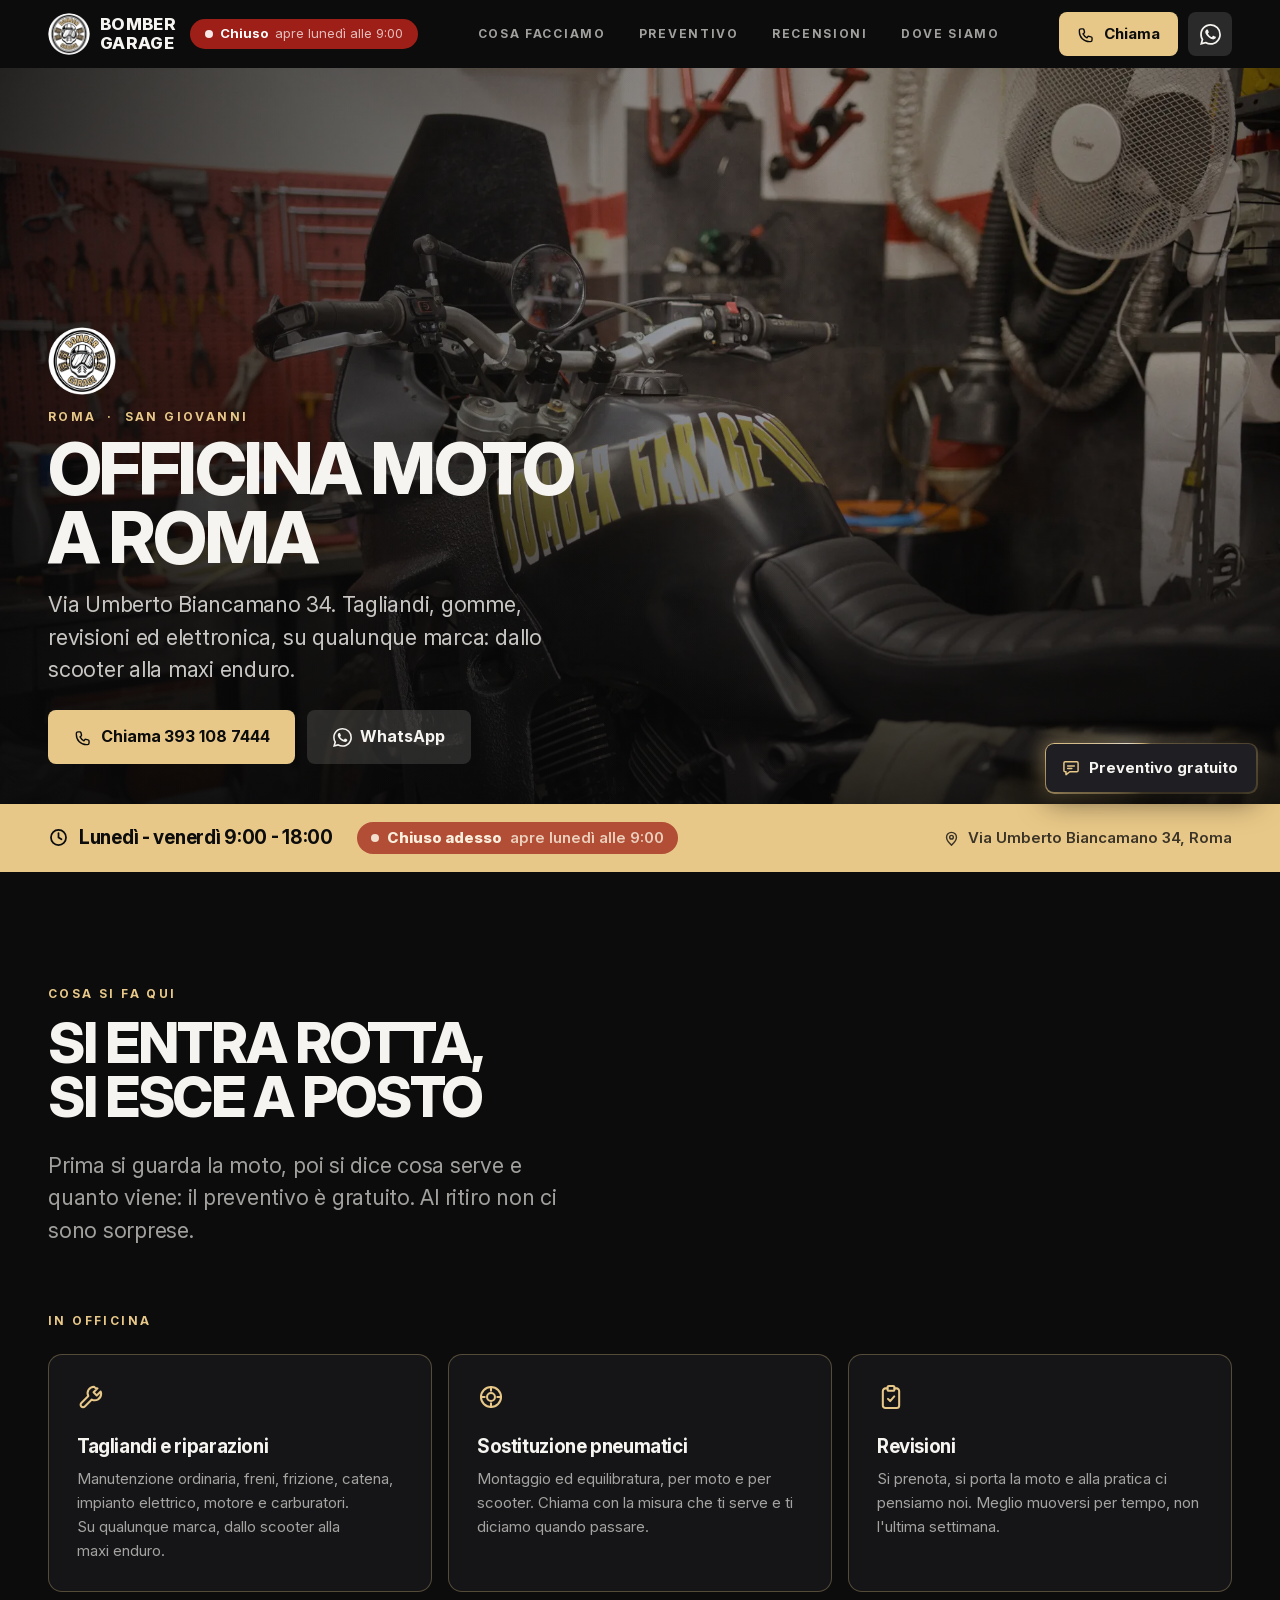
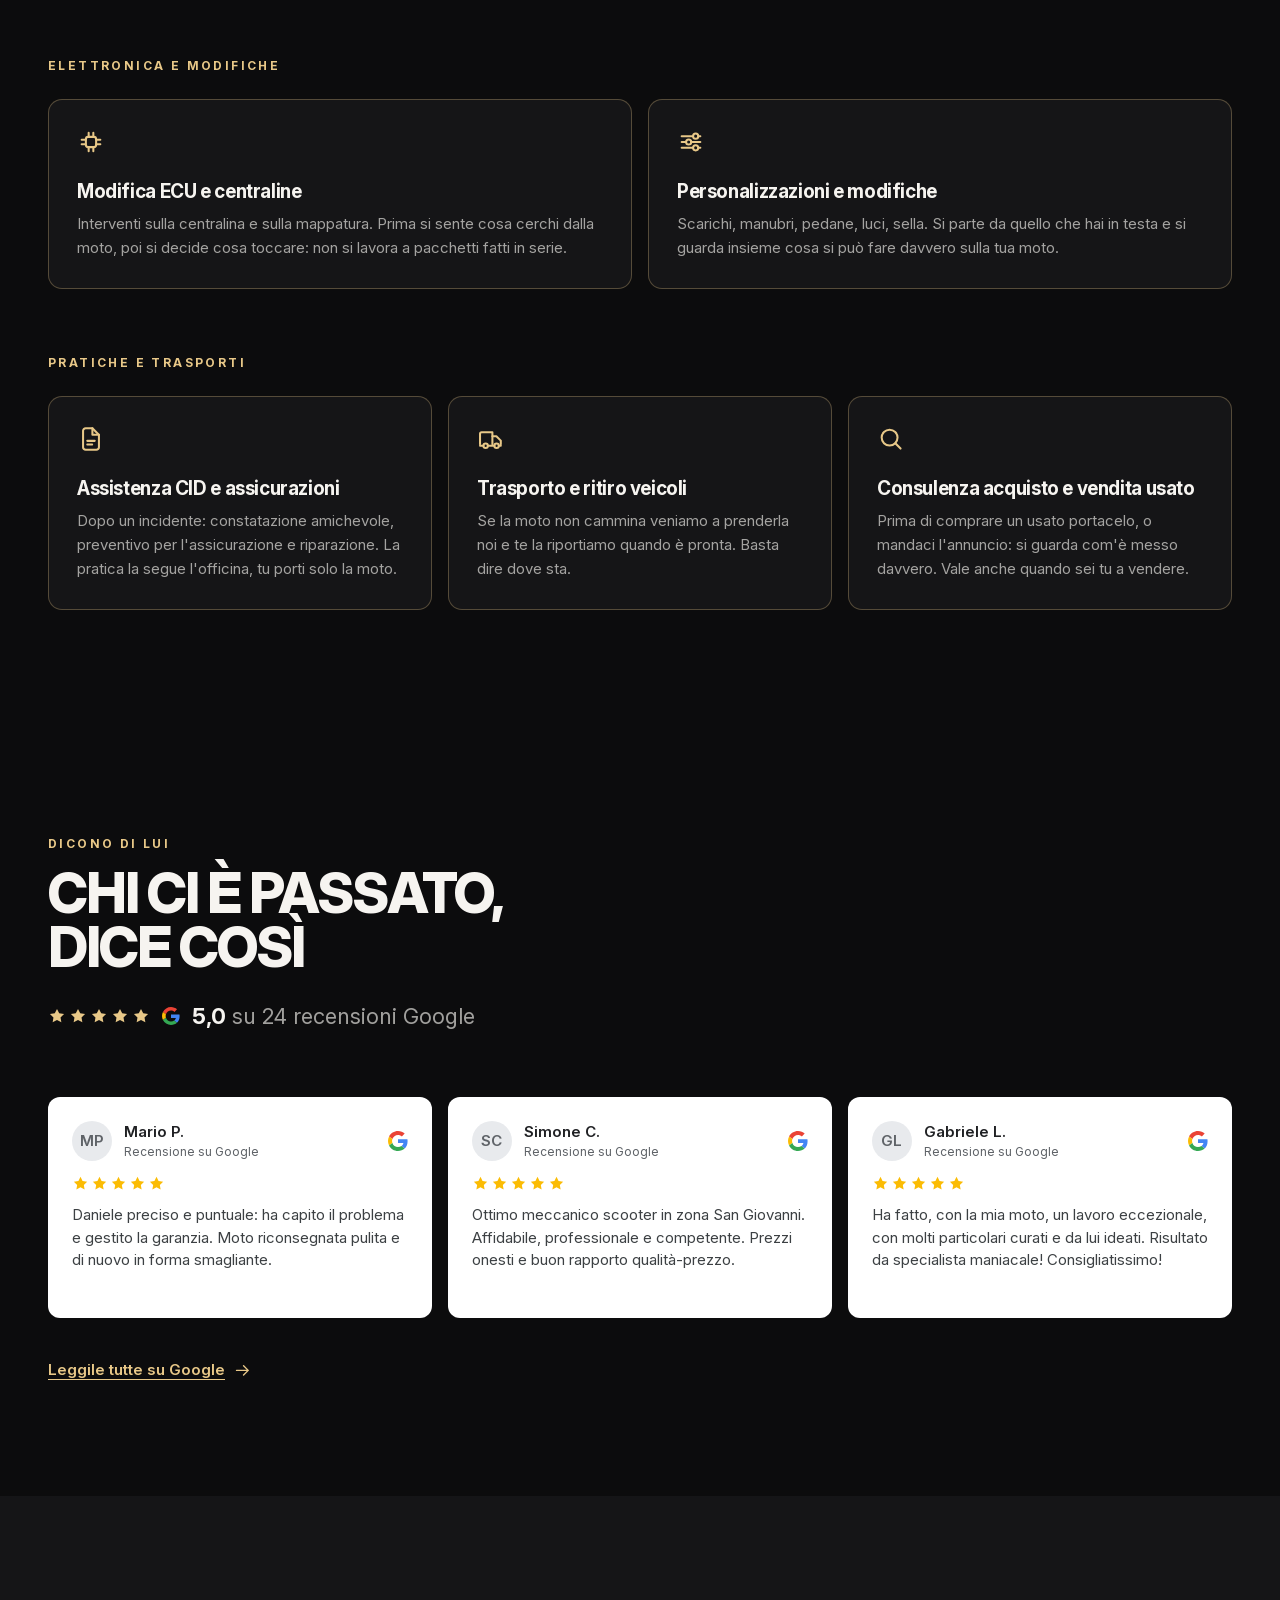
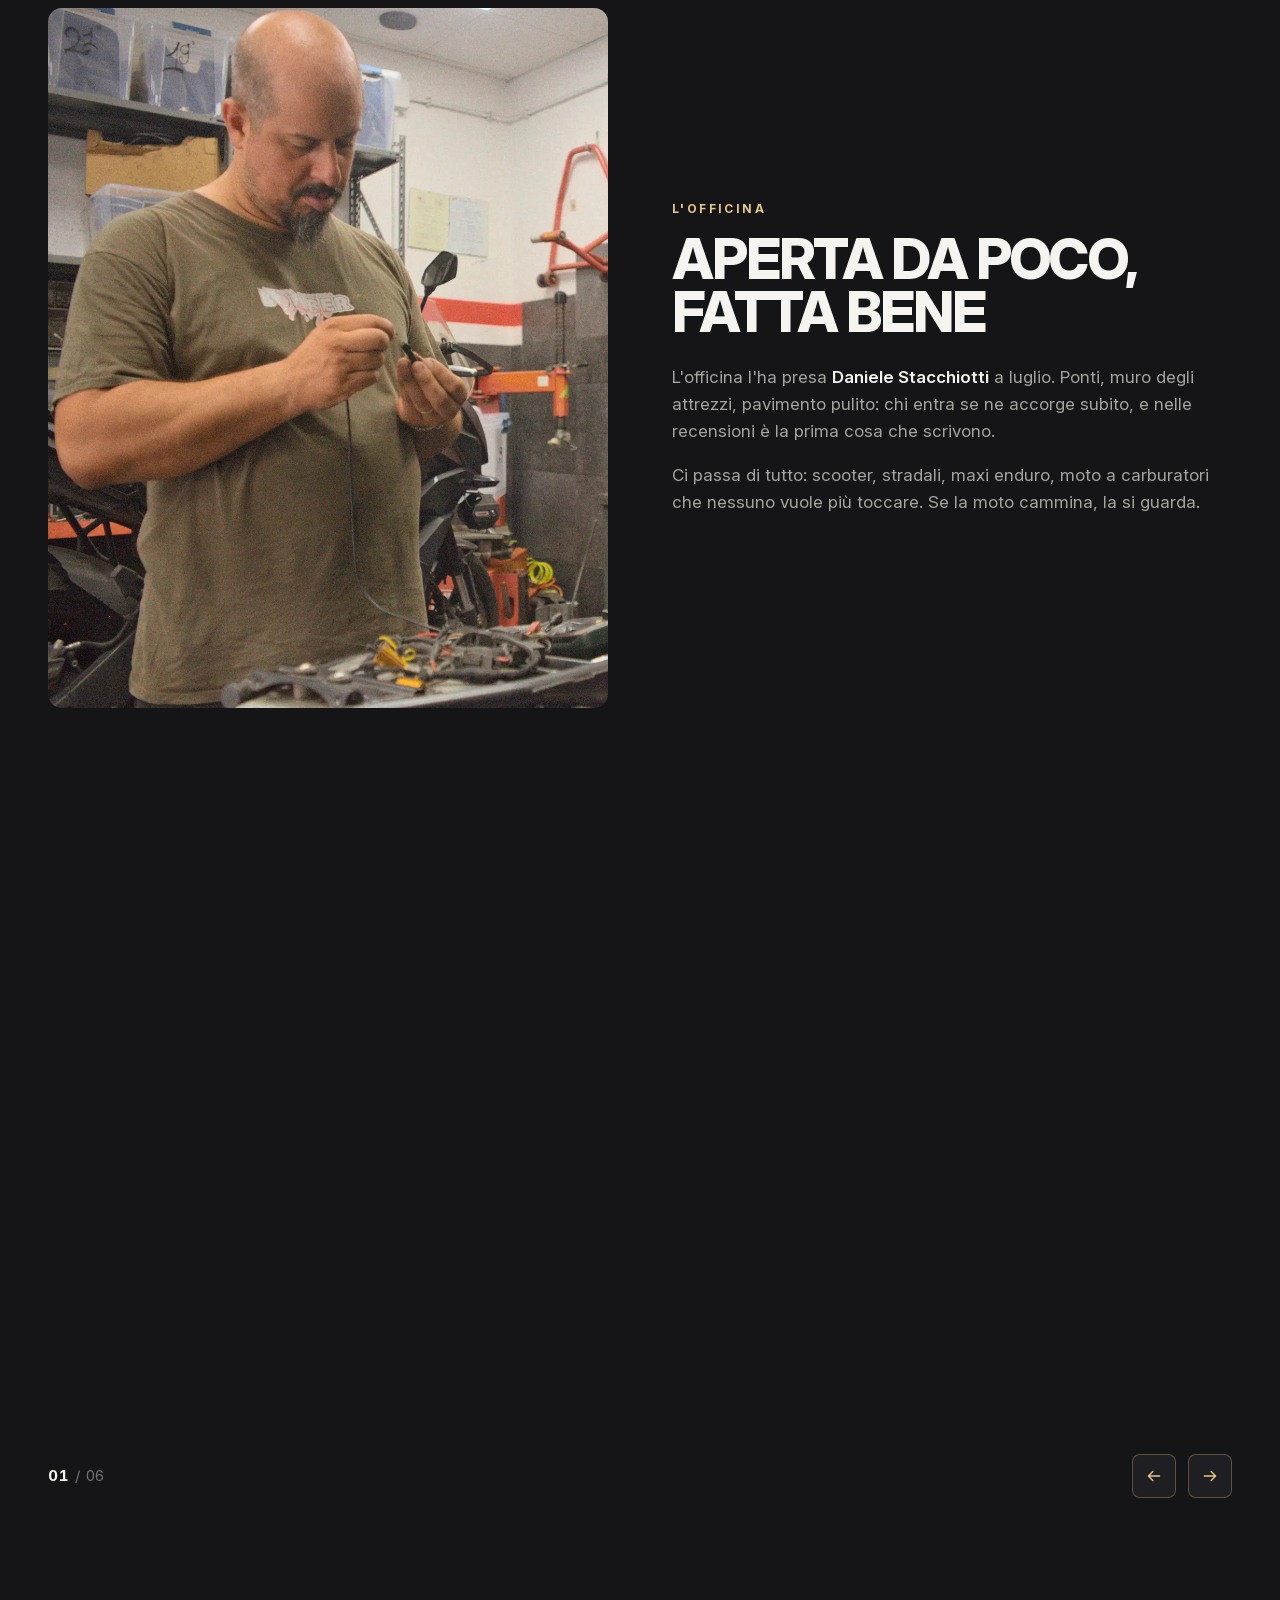
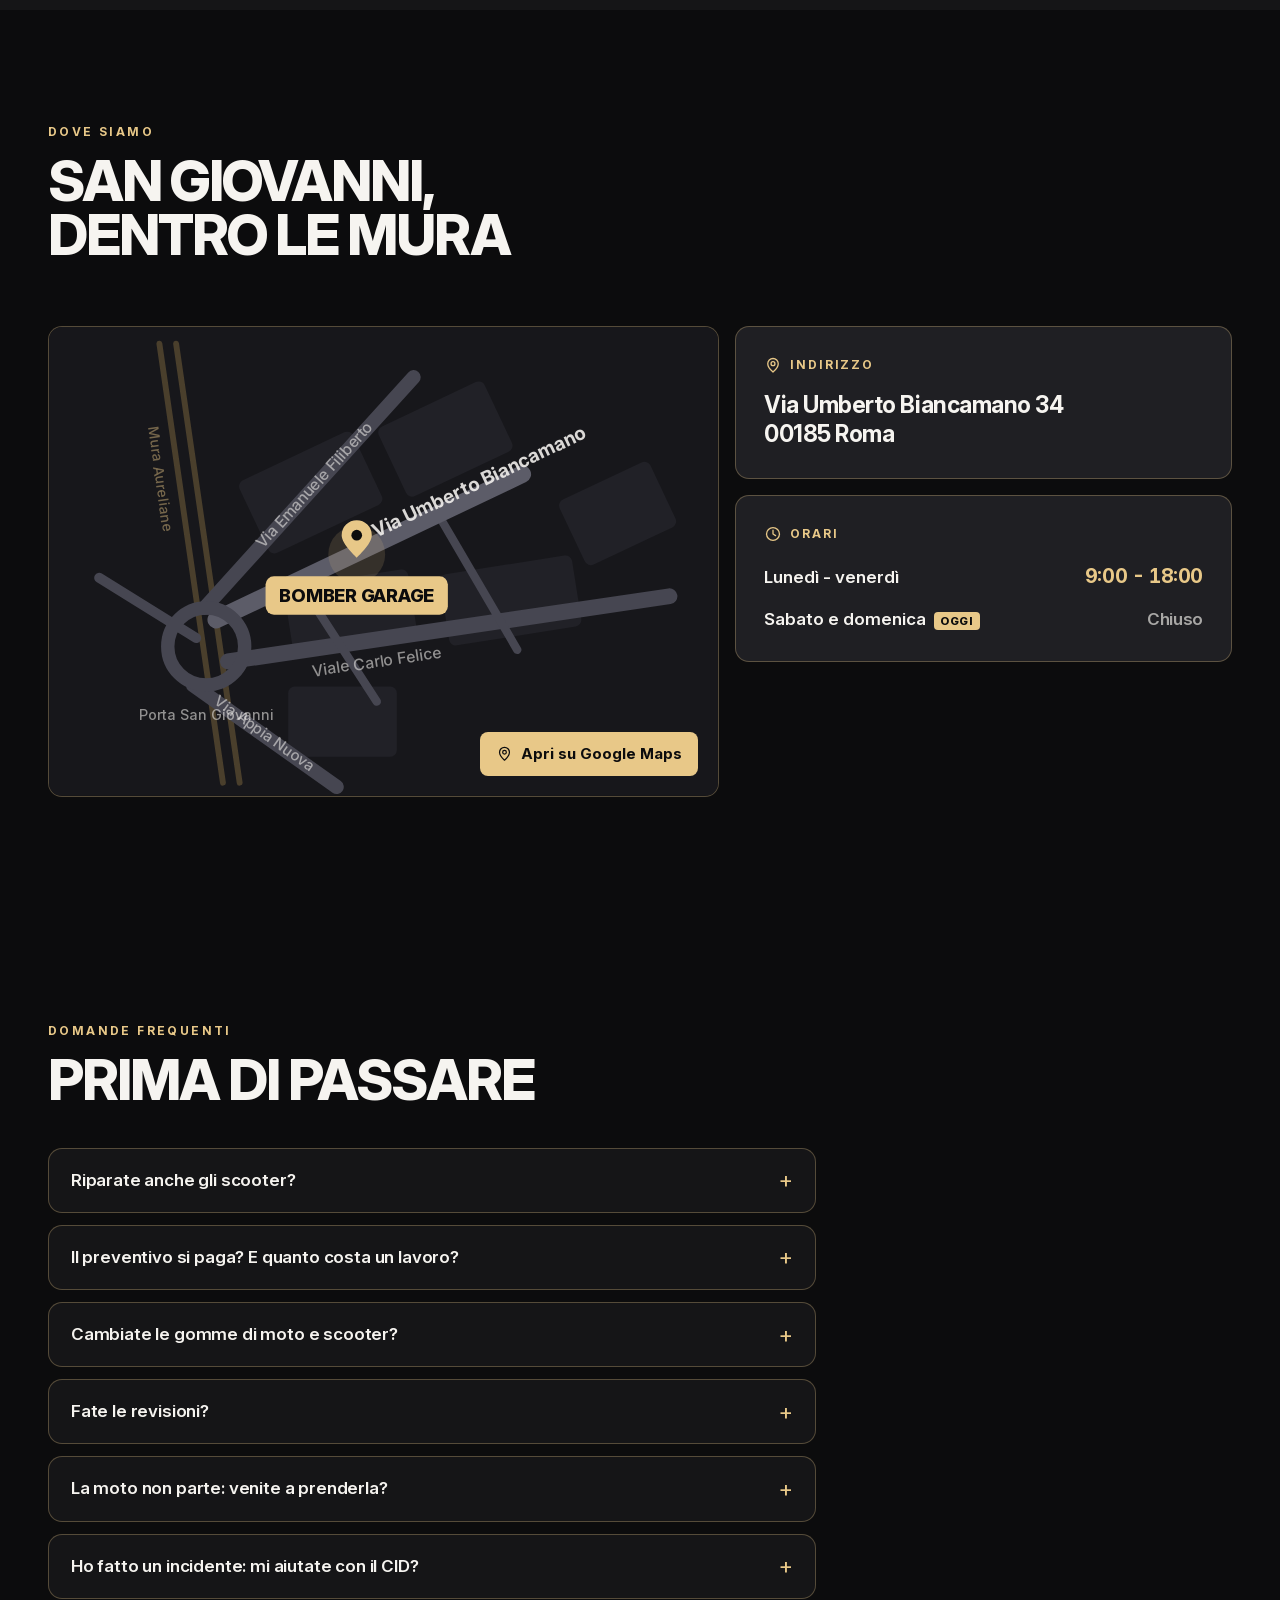
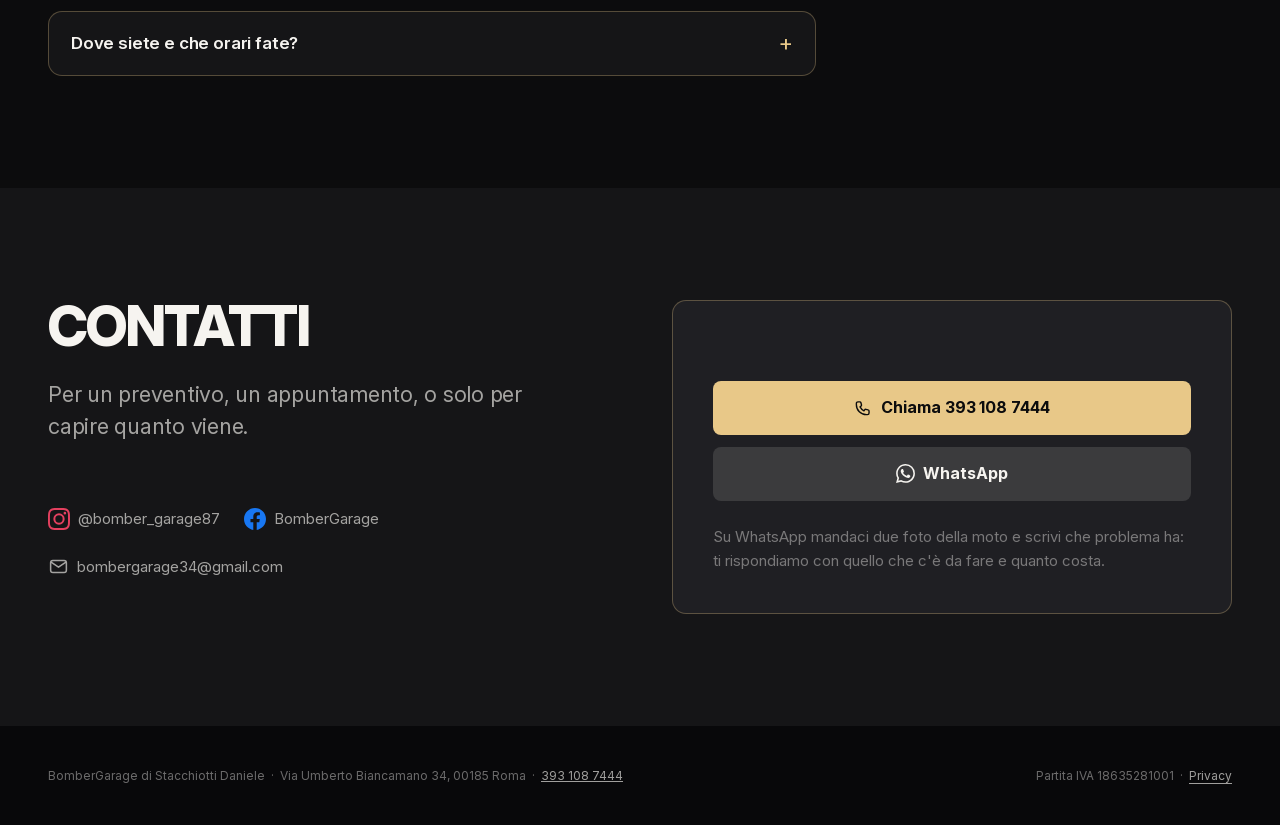
<file: index.html>
<!DOCTYPE html>
<html lang="it">
<head>
<meta charset="utf-8">
<meta name="viewport" content="width=device-width, initial-scale=1">

<title>Officina e meccanico moto a Roma, San Giovanni | Bomber Garage</title>
<meta name="description" content="Officina moto e scooter a Roma, San Giovanni: tagliandi, riparazioni, gomme, revisioni e centraline. Preventivo gratuito, 5,0 su Google.">

<!-- ###################################################################
     INDIRIZZO DEL SITO: L'UNICO POSTO DA CAMBIARE

     Tutti gli indirizzi assoluti della pagina stanno qui dentro, in
     questo blocco e in nessun altro punto del file. Nel resto della
     pagina i percorsi sono tutti relativi.

     Il dominio e' bombergarage.it. Se mai cambiasse, dalla cartella del sito:

       sed -i '' 's|https://bombergarage.it|https://NUOVO-DOMINIO.it|g' index.html privacy/index.html 404.html llms.txt robots.txt sitemap.xml

     e poi si controlla che qui sotto non sia rimasto niente di vecchio.

     Nel blocco c'e' dentro anche il JSON-LD, cioe' la scheda che legge
     Google: nome, indirizzo, telefono, orari e coordinate sono presi
     dalla scheda Google dell'attivita'. Il voto delle recensioni non e'
     marcato apposta, perche' marcare le recensioni altrui sul proprio
     sito e' contro le loro linee guida e si rischia una penalizzazione.
     ################################################################### -->
<link rel="canonical" href="https://bombergarage.it/">
<meta property="og:url" content="https://bombergarage.it/">
<meta property="og:image" content="https://bombergarage.it/img/anteprima-whatsapp.jpg">
<meta name="twitter:image" content="https://bombergarage.it/img/anteprima-whatsapp.jpg">

<script type="application/ld+json">
{
  "@context": "https://schema.org",
  "@graph": [
    {
      "@type": "MotorcycleRepair",
      "@id": "https://bombergarage.it/#officina",
      "name": "Bomber Garage",
      "alternateName": "BomberGarage",
      "legalName": "BomberGarage di Stacchiotti Daniele",
      "description": "Officina moto e scooter a Roma, zona San Giovanni. Tagliandi e riparazioni su qualunque marca, sostituzione pneumatici, revisioni, modifica centraline, personalizzazioni, assistenza CID e ritiro moto.",
      "url": "https://bombergarage.it/",
      "image": [
        "https://bombergarage.it/img/anteprima-whatsapp.jpg",
        "https://bombergarage.it/img/apertura-nera.webp",
        "https://bombergarage.it/img/daniele-al-banco.webp",
        "https://bombergarage.it/img/galleria-triumph-tre-quarti.webp"
      ],
      "logo": "https://bombergarage.it/img/logo-bomber-garage.webp",
      "telephone": "+393931087444",
      "email": "bombergarage34@gmail.com",
      "vatID": "IT18635281001",
      "priceRange": "€€",
      "currenciesAccepted": "EUR",
      "knowsLanguage": "it",
      "address": {
        "@type": "PostalAddress",
        "streetAddress": "Via Umberto Biancamano 34",
        "postalCode": "00185",
        "addressLocality": "Roma",
        "addressRegion": "RM",
        "addressCountry": "IT"
      },
      "geo": {
        "@type": "GeoCoordinates",
        "latitude": 41.8874905,
        "longitude": 12.51038
      },
      "hasMap": "https://maps.google.com/?cid=5320234748475601047",
      "areaServed": {
        "@type": "City",
        "name": "Roma"
      },
      "founder": {
        "@type": "Person",
        "name": "Daniele Stacchiotti",
        "jobTitle": "Meccanico e titolare"
      },
      "sameAs": [
        "https://www.instagram.com/bomber_garage87/",
        "https://www.facebook.com/bombersmotorcycle/",
        "https://maps.google.com/?cid=5320234748475601047"
      ],
      "openingHoursSpecification": [
        {
          "@type": "OpeningHoursSpecification",
          "dayOfWeek": [
            "Monday",
            "Tuesday",
            "Wednesday",
            "Thursday",
            "Friday"
          ],
          "opens": "09:00",
          "closes": "18:00"
        }
      ],
      "knowsAbout": [
        "riparazione moto",
        "riparazione scooter",
        "tagliando moto",
        "carburatori",
        "impianto elettrico moto",
        "pneumatici moto",
        "revisione moto",
        "centraline moto"
      ],
      "makesOffer": [
        {
          "@type": "Offer",
          "itemOffered": {
            "@type": "Service",
            "name": "Tagliandi e riparazioni moto"
          }
        },
        {
          "@type": "Offer",
          "itemOffered": {
            "@type": "Service",
            "name": "Sostituzione pneumatici moto e scooter"
          }
        },
        {
          "@type": "Offer",
          "itemOffered": {
            "@type": "Service",
            "name": "Revisione moto e scooter"
          }
        },
        {
          "@type": "Offer",
          "itemOffered": {
            "@type": "Service",
            "name": "Modifica ECU e centraline"
          }
        },
        {
          "@type": "Offer",
          "itemOffered": {
            "@type": "Service",
            "name": "Personalizzazioni e modifiche moto"
          }
        },
        {
          "@type": "Offer",
          "itemOffered": {
            "@type": "Service",
            "name": "Assistenza CID e pratiche assicurative"
          }
        },
        {
          "@type": "Offer",
          "itemOffered": {
            "@type": "Service",
            "name": "Trasporto e ritiro veicoli"
          }
        },
        {
          "@type": "Offer",
          "itemOffered": {
            "@type": "Service",
            "name": "Consulenza acquisto e vendita usato"
          }
        }
      ]
    },
    {
      "@type": "WebSite",
      "@id": "https://bombergarage.it/#sito",
      "url": "https://bombergarage.it/",
      "name": "Bomber Garage",
      "inLanguage": "it-IT",
      "publisher": {
        "@id": "https://bombergarage.it/#officina"
      }
    },
    {
      "@type": "FAQPage",
      "@id": "https://bombergarage.it/#domande",
      "mainEntity": [
        {
          "@type": "Question",
          "name": "Riparate anche gli scooter?",
          "acceptedAnswer": {
            "@type": "Answer",
            "text": "Sì. Si lavora su qualunque marca, dallo scooter alla maxi enduro: tagliandi, freni, frizione, catena, impianto elettrico, motore e carburatori."
          }
        },
        {
          "@type": "Question",
          "name": "Il preventivo si paga? E quanto costa un lavoro?",
          "acceptedAnswer": {
            "@type": "Answer",
            "text": "No, il preventivo è gratuito. Il lavoro dipende dalla moto e da cosa serve: prima si guarda la moto, poi si dice cosa fare e quanto viene, così al ritiro non ci sono sorprese. Per un'idea veloce mandaci due foto su WhatsApp al 393 108 7444."
          }
        },
        {
          "@type": "Question",
          "name": "Cambiate le gomme di moto e scooter?",
          "acceptedAnswer": {
            "@type": "Answer",
            "text": "Sì, montaggio ed equilibratura per moto e per scooter. Chiama con la misura che ti serve e ti diciamo quando passare."
          }
        },
        {
          "@type": "Question",
          "name": "Fate le revisioni?",
          "acceptedAnswer": {
            "@type": "Answer",
            "text": "Sì. Si prenota, si porta la moto e alla pratica ci pensiamo noi. Meglio muoversi per tempo, non l'ultima settimana."
          }
        },
        {
          "@type": "Question",
          "name": "La moto non parte: venite a prenderla?",
          "acceptedAnswer": {
            "@type": "Answer",
            "text": "Sì. Con il servizio di trasporto e ritiro veniamo a prenderla e te la riportiamo quando è pronta. Basta dire dove sta."
          }
        },
        {
          "@type": "Question",
          "name": "Ho fatto un incidente: mi aiutate con il CID?",
          "acceptedAnswer": {
            "@type": "Answer",
            "text": "Sì. Constatazione amichevole, preventivo per l'assicurazione e riparazione: la pratica la segue l'officina, tu porti solo la moto."
          }
        },
        {
          "@type": "Question",
          "name": "Dove siete e che orari fate?",
          "acceptedAnswer": {
            "@type": "Answer",
            "text": "In Via Umberto Biancamano 34, 00185 Roma, zona San Giovanni. Aperti dal lunedì al venerdì dalle 9:00 alle 18:00, sabato e domenica chiuso."
          }
        }
      ]
    }
  ]
}
</script>
<!-- ############ fine del blocco degli indirizzi assoluti ############ -->

<meta name="theme-color" content="#0c0c0d">
<link rel="icon" type="image/png" sizes="32x32" href="img/favicon-32.png">
<link rel="icon" type="image/webp" sizes="720x720" href="img/logo-bomber-garage.webp">
<link rel="apple-touch-icon" href="img/apple-touch-icon.png">

<link rel="preload" href="fonts/InterVariable.woff2" as="font" type="font/woff2" crossorigin>

<meta property="og:type" content="website">
<meta property="og:locale" content="it_IT">
<meta property="og:site_name" content="Bomber Garage">
<meta property="og:title" content="Bomber Garage | Officina moto a Roma, San Giovanni">
<meta property="og:description" content="Tagliandi, pneumatici, revisioni, centraline e personalizzazioni. Su qualunque marca. Via Umberto Biancamano 34, San Giovanni.">
<meta property="og:image:type" content="image/jpeg">
<meta property="og:image:width" content="1200">
<meta property="og:image:height" content="630">
<meta property="og:image:alt" content="Stemma Bomber Garage e la moto nera con la scritta oro">
<meta name="twitter:card" content="summary_large_image">

<!-- ###################################################################
     UMAMI, statistiche senza cookie: ADESSO E' SPENTO

     Con lo script commentato il sito non fa nessuna richiesta a nessun
     server esterno. Zero.

     PER RIACCENDERLO servono due cose:
       1. togliere le due righe di commento che racchiudono il tag
          script qui sotto, cioe' quella subito sopra e quella subito
          sotto, cosi' il tag torna attivo;
       2. sostituire UMAMI_WEBSITE_ID con l'id vero del sito, preso dal
          pannello di Umami Cloud.
     Va fatto su tutte e tre le pagine: index.html, privacy/index.html
     e 404.html.

     Le marcature data-umami-event sui pulsanti sono rimaste nel markup:
     non fanno niente finche' lo script e' spento, e quando torna acceso
     funzionano subito senza toccare altro.

     NOTA PER CHI METTE MANO QUI: dentro a un commento HTML non si
     possono scrivere i segni che aprono e chiudono un commento, perche'
     lo chiudono davvero e il resto del testo finisce dritto in pagina.
     ################################################################### -->
<!--
<script defer src="https://cloud.umami.is/script.js" data-website-id="UMAMI_WEBSITE_ID"></script>
-->

<link rel="stylesheet" href="style.css?v=2026102708">
<script src="assistente.js?v=2026102708" defer></script>
<!-- ===================================================================
     UNICO PEZZO DI JAVASCRIPT DEL SITO
     Fa due cose, tutte e due comodita': fa entrare la barra dei contatti
     quando si comincia a scorrere, e scrive se adesso l'officina e'
     aperta o chiusa. Se non gira non si rompe niente: la barra resta
     sempre visibile e in pagina restano gli orari scritti.
     L'ora e' presa sul fuso di Roma, non su quello di chi guarda, cosi'
     e' giusta anche per chi apre il sito dall'estero.
     Se cambiano gli orari, si cambiano le due righe segnate qui sotto.
     =================================================================== -->
<script>
(function () {
  var APRE = 9 * 60;      /* 9:00, in minuti dalla mezzanotte */
  var CHIUDE = 18 * 60;   /* 18:00 */

  var radice = document.documentElement;
  radice.className += (radice.className ? ' ' : '') + 'con-js';

  function barra() {
    var giu = (window.pageYOffset || radice.scrollTop || 0) > 120;
    if (giu) { radice.classList.add('scorso'); }
    else { radice.classList.remove('scorso'); }
  }

  function apertoAdesso() {
    var fascia = document.querySelector('.fascia-orari');
    if (!fascia || !window.Intl || !Intl.DateTimeFormat) return;

    var pastiglia = fascia.querySelector('.stato');
    if (!pastiglia) return;

    var pezzi = {};
    try {
      new Intl.DateTimeFormat('en-GB', {
        timeZone: 'Europe/Rome',
        weekday: 'short',
        hour: '2-digit',
        minute: '2-digit',
        hour12: false
      }).formatToParts(new Date()).forEach(function (x) { pezzi[x.type] = x.value; });
    } catch (e) { return; }

    var numeroGiorno = { Sun: 0, Mon: 1, Tue: 2, Wed: 3, Thu: 4, Fri: 5, Sat: 6 };
    var giorno = numeroGiorno[pezzi.weekday];
    if (giorno === undefined) return;

    var adesso = parseInt(pezzi.hour, 10) * 60 + parseInt(pezzi.minute, 10);
    var feriale = giorno >= 1 && giorno <= 5;
    var aperto = feriale && adesso >= APRE && adesso < CHIUDE;

    var parola, dettaglio;
    if (aperto) {
      parola = 'Aperto adesso';
      dettaglio = 'si chiude alle 18:00';
    } else if (feriale && adesso < APRE) {
      parola = 'Chiuso adesso';
      dettaglio = 'apre oggi alle 9:00';
    } else if (giorno >= 1 && giorno <= 4) {
      parola = 'Chiuso adesso';
      dettaglio = 'apre domani alle 9:00';
    } else {
      parola = 'Chiuso adesso';
      dettaglio = 'apre lunedì alle 9:00';
    }

    var grassetto = pastiglia.querySelector('b');
    var resto = pastiglia.querySelector('.dettaglio');
    if (grassetto) grassetto.textContent = parola;
    if (resto) resto.textContent = dettaglio;
    pastiglia.className = 'stato ' + (aperto ? 'aperto' : 'chiuso');
    pastiglia.removeAttribute('hidden');

    /* la versione corta, nella testata che resta sempre in vista */
    var corta = document.querySelector('.stato-testata');
    if (corta) {
      corta.querySelector('b').textContent = aperto ? 'Aperto' : 'Chiuso';
      corta.querySelector('.dettaglio').textContent = dettaglio;
      corta.className = 'stato-testata ' + (aperto ? 'aperto' : 'chiuso');
      corta.removeAttribute('hidden');
    }

    /* nella scheda degli orari si segna qual e' la riga di oggi */
    var riga = document.querySelector('[data-giorni="' + (feriale ? 'feriali' : 'weekend') + '"]');
    if (riga) riga.className = 'oggi';
  }

  /* Galleria dell'officina: frecce, contatore e avanzamento da sola.
     Va avanti ogni 6 secondi solo se si vede sullo schermo, si mette in
     pausa col mouse sopra e si ferma per sempre appena qualcuno la scorre
     o preme una freccia. Con "riduci movimento" attivo non parte. */
  function galleria() {
    var g = document.querySelector('.galleria');
    if (!g) return;
    var nastro = g.querySelector('.galleria-nastro');
    var foto = nastro.querySelectorAll('.foto');
    var conta = g.querySelector('.galleria-conta b');
    var n = foto.length, qui = 0, timer = null, ferma = false, sopra = false, visibile = false;
    var calma = window.matchMedia && matchMedia('(prefers-reduced-motion: reduce)').matches;

    function due(x) { return (x < 10 ? '0' : '') + x; }

    function segna(i) {
      qui = i;
      for (var k = 0; k < n; k++) foto[k].classList.toggle('attiva', k === i);
      if (conta) conta.textContent = due(i + 1);
    }

    function vai(i) {
      i = (i + n) % n;
      nastro.scrollTo({ left: foto[i].offsetLeft - foto[0].offsetLeft, behavior: calma ? 'auto' : 'smooth' });
      segna(i);
    }

    function riparti() {
      clearInterval(timer); timer = null;
      if (!calma && !ferma && !sopra && visibile && !document.hidden) {
        timer = setInterval(function () { vai(qui + 1); }, 6000);
      }
    }

    function aMano() { ferma = true; riparti(); }

    g.querySelector('.galleria-indietro').addEventListener('click', function () { aMano(); vai(qui - 1); });
    g.querySelector('.galleria-avanti').addEventListener('click', function () { aMano(); vai(qui + 1); });
    /* "qualcuno la tocca" vuol dire che la scorre di lato: un dito che
       scende per leggere la pagina non conta */
    nastro.addEventListener('keydown', aMano);
    var x0 = 0, y0 = 0;
    nastro.addEventListener('touchstart', function (e) {
      x0 = e.touches[0].clientX; y0 = e.touches[0].clientY;
    }, { passive: true });
    nastro.addEventListener('touchmove', function (e) {
      var dx = Math.abs(e.touches[0].clientX - x0), dy = Math.abs(e.touches[0].clientY - y0);
      if (dx > dy && dx > 8) aMano();
    }, { passive: true });
    nastro.addEventListener('wheel', function (e) {
      if (Math.abs(e.deltaX) > Math.abs(e.deltaY)) aMano();
    }, { passive: true });
    g.addEventListener('mouseenter', function () { sopra = true; riparti(); });
    g.addEventListener('mouseleave', function () { sopra = false; riparti(); });
    document.addEventListener('visibilitychange', riparti);

    /* il contatore segue anche lo scorrimento fatto col dito */
    var attesa;
    nastro.addEventListener('scroll', function () {
      clearTimeout(attesa);
      attesa = setTimeout(function () {
        var passo = foto.length > 1 ? foto[1].offsetLeft - foto[0].offsetLeft : 1;
        segna(Math.max(0, Math.min(n - 1, Math.round(nastro.scrollLeft / passo))));
      }, 80);
    }, { passive: true });

    if ('IntersectionObserver' in window) {
      new IntersectionObserver(function (voci) {
        visibile = voci[0].isIntersecting;
        riparti();
      }, { threshold: 0.5 }).observe(g);
    }

    segna(0);
  }

  /* Promo a tempo: tutto quello che ha data-promo-fine resta nascosto
     (hidden nell'HTML) e si mostra solo se adesso e' prima di quella
     data. Cosi' dopo la scadenza, o senza script, non si vede niente.
     La striscia in cima, chiusa con la X, resta chiusa per la visita. */
  function promo() {
    var cose = document.querySelectorAll('[data-promo-fine]');
    var chiusa = false;
    try { chiusa = sessionStorage.getItem('promo-chiusa') === '1'; } catch (e) {}

    for (var i = 0; i < cose.length; i++) {
      var fine = Date.parse(cose[i].getAttribute('data-promo-fine'));
      if (isNaN(fine) || Date.now() >= fine) continue;
      if (cose[i].classList.contains('barra-promo') && chiusa) continue;
      cose[i].removeAttribute('hidden');
    }

    var barra = document.querySelector('.barra-promo');
    var x = barra && barra.querySelector('.barra-promo-chiudi');
    if (x) x.addEventListener('click', function () {
      barra.setAttribute('hidden', '');
      try { sessionStorage.setItem('promo-chiusa', '1'); } catch (e) {}
    });
  }

  document.addEventListener('DOMContentLoaded', function () {
    promo();
    galleria();
    apertoAdesso();
    barra();
    window.addEventListener('scroll', barra, { passive: true });
  });
})();
</script>

</head>

<body>

<a class="salta" href="#contenuto">Vai al contenuto</a>

<!-- ===================================================================
     ICONE
     Disegnate qui una volta sola e richiamate nel resto della pagina
     con un tag svg che punta al simbolo tramite use href.
     Prendono il colore del testo che hanno intorno.
     =================================================================== -->
<svg width="0" height="0" aria-hidden="true" focusable="false" style="position:absolute">
  <symbol id="i-telefono" viewBox="0 0 24 24">
    <path d="M15.6 21A12.6 12.6 0 0 1 3 8.4V6.9a2 2 0 0 1 2-2h2.4a1.4 1.4 0 0 1 1.36 1.06l.72 2.9a1.4 1.4 0 0 1-.6 1.5l-1.28.86a12.6 12.6 0 0 0 5 5l.86-1.28a1.4 1.4 0 0 1 1.5-.6l2.9.72A1.4 1.4 0 0 1 19 16.6V19a2 2 0 0 1-2 2z"/>
  </symbol>
  <symbol id="i-whatsapp" viewBox="0 0 24 24">
    <path d="M17.47 14.38c-.3-.15-1.76-.87-2.03-.97-.27-.1-.47-.15-.67.15-.2.3-.77.97-.94 1.16-.17.2-.35.22-.64.08-.3-.15-1.26-.47-2.39-1.48-.88-.79-1.48-1.76-1.65-2.06-.18-.3-.02-.46.13-.6.13-.14.3-.35.44-.53.15-.17.2-.3.3-.5.1-.2.05-.37-.02-.52-.08-.15-.67-1.61-.92-2.2-.24-.58-.49-.5-.67-.51h-.57c-.2 0-.52.07-.8.37-.27.3-1.04 1.02-1.04 2.48 0 1.46 1.07 2.88 1.22 3.07.15.2 2.1 3.2 5.08 4.49.7.3 1.26.49 1.69.62.71.23 1.36.2 1.87.12.57-.09 1.76-.72 2-1.42.25-.69.25-1.29.18-1.41-.08-.13-.27-.2-.57-.35M12.05 21.79h-.01a9.87 9.87 0 0 1-5.03-1.38l-.36-.21-3.74.98 1-3.65-.24-.37a9.86 9.86 0 0 1-1.51-5.26c0-5.45 4.44-9.89 9.89-9.89a9.82 9.82 0 0 1 9.88 9.9c0 5.44-4.43 9.88-9.88 9.88m8.41-18.3A11.82 11.82 0 0 0 12.05 0C5.5 0 .16 5.34.16 11.89c0 2.1.55 4.14 1.59 5.95L.06 24l6.3-1.65a11.88 11.88 0 0 0 5.69 1.45c6.55 0 11.89-5.34 11.89-11.9a11.82 11.82 0 0 0-3.48-8.41"/>
  </symbol>
  <symbol id="i-instagram" viewBox="0 0 24 24">
    <path d="M12 0C8.74 0 8.333.015 7.053.072 5.775.132 4.905.333 4.14.63c-.789.306-1.459.717-2.126 1.384S.935 3.35.63 4.14C.333 4.905.131 5.775.072 7.053.012 8.333 0 8.74 0 12s.015 3.667.072 4.947c.06 1.277.261 2.148.558 2.913.306.788.717 1.459 1.384 2.126.667.666 1.336 1.079 2.126 1.384.766.296 1.636.499 2.913.558C8.333 23.988 8.74 24 12 24s3.667-.015 4.947-.072c1.277-.06 2.148-.262 2.913-.558.788-.306 1.459-.718 2.126-1.384.666-.667 1.079-1.335 1.384-2.126.296-.765.499-1.636.558-2.913.06-1.28.072-1.687.072-4.947s-.015-3.667-.072-4.947c-.06-1.277-.262-2.149-.558-2.913-.306-.789-.718-1.459-1.384-2.126C21.319 1.347 20.651.935 19.86.63c-.765-.297-1.636-.499-2.913-.558C15.667.012 15.26 0 12 0zm0 2.16c3.203 0 3.585.016 4.85.071 1.17.055 1.805.249 2.227.415.562.217.96.477 1.382.896.419.42.679.819.896 1.381.164.422.36 1.057.413 2.227.057 1.266.07 1.646.07 4.85s-.015 3.585-.074 4.85c-.061 1.17-.256 1.805-.421 2.227-.224.562-.479.96-.899 1.382-.419.419-.824.679-1.38.896-.42.164-1.065.36-2.235.413-1.274.057-1.649.07-4.859.07-3.211 0-3.586-.015-4.859-.074-1.171-.061-1.816-.256-2.236-.421-.569-.224-.96-.479-1.379-.899-.421-.419-.69-.824-.9-1.38-.165-.42-.359-1.065-.42-2.235-.045-1.26-.061-1.649-.061-4.844 0-3.196.016-3.586.061-4.861.061-1.17.255-1.814.42-2.234.21-.57.479-.96.9-1.381.419-.419.81-.689 1.379-.898.42-.166 1.051-.361 2.221-.421 1.275-.045 1.65-.06 4.859-.06l.045.03zm0 3.678a6.162 6.162 0 100 12.324 6.162 6.162 0 000-12.324zM12 16a4 4 0 110-8 4 4 0 010 8zm7.846-10.405a1.441 1.441 0 01-2.88 0 1.44 1.44 0 012.88 0z"/>
  </symbol>
  <symbol id="i-facebook" viewBox="0 0 24 24">
    <path d="M24 12.07C24 5.44 18.63.07 12 .07S0 5.44 0 12.07c0 5.99 4.39 10.95 10.13 11.85v-8.38H7.08v-3.47h3.05V9.43c0-3.01 1.79-4.67 4.53-4.67 1.31 0 2.69.24 2.69.24v2.95h-1.52c-1.49 0-1.95.93-1.95 1.88v2.25h3.33l-.54 3.47h-2.8v8.38C19.61 23.02 24 18.06 24 12.07"/>
  </symbol>
  <symbol id="i-posizione" viewBox="0 0 24 24">
    <path d="M12 21.4s7-6 7-11.1A7 7 0 1 0 5 10.3c0 5.1 7 11.1 7 11.1z"/>
    <circle cx="12" cy="10.2" r="2.6"/>
  </symbol>
  <symbol id="i-orologio" viewBox="0 0 24 24">
    <circle cx="12" cy="12" r="8.6"/>
    <path d="M12 6.9V12l3.4 2.1"/>
  </symbol>
  <symbol id="i-mail" viewBox="0 0 24 24">
    <rect x="3" y="5.2" width="18" height="13.6" rx="2.6"/>
    <path d="m4.4 7.6 7.6 5.2 7.6-5.2"/>
  </symbol>
  <symbol id="i-stella" viewBox="0 0 24 24">
    <path d="m12 2.6 2.9 5.88 6.5.95-4.7 4.58 1.11 6.47L12 17.42l-5.81 3.06 1.11-6.47L2.6 9.43l6.5-.95z"/>
  </symbol>
  <symbol id="i-freccia" viewBox="0 0 24 24">
    <path d="M4.5 12h15M13.5 6l6 6-6 6"/>
  </symbol>
  <symbol id="i-menu" viewBox="0 0 24 24">
    <path d="M3.6 7h16.8M3.6 12h16.8M3.6 17h16.8"/>
  </symbol>
  <symbol id="i-chiudi" viewBox="0 0 24 24">
    <path d="M6 6l12 12M18 6L6 18"/>
  </symbol>
  <symbol id="i-chat" viewBox="0 0 24 24">
    <path d="M5 4.5h14a1.5 1.5 0 0 1 1.5 1.5v9a1.5 1.5 0 0 1-1.5 1.5h-8.5l-4.5 3.5v-3.5H5A1.5 1.5 0 0 1 3.5 15V6A1.5 1.5 0 0 1 5 4.5z"/>
    <path d="M8 9.5h8M8 12.5h5"/>
  </symbol>
  <symbol id="i-chiave" viewBox="0 0 24 24">
    <path d="M14.6 3.2a5.5 5.5 0 0 0-4.9 8l-6 6a2.1 2.1 0 1 0 3 3l6-6a5.5 5.5 0 0 0 8-4.9c0-.7-.14-1.37-.4-2l-3.4 3.4-2.7-2.7 3.4-3.4a5.5 5.5 0 0 0-2-.4z"/>
  </symbol>
  <symbol id="i-gomme" viewBox="0 0 24 24">
    <circle cx="12" cy="12" r="8.6"/>
    <circle cx="12" cy="12" r="3.4"/>
    <path d="M12 3.4v3.2M12 17.4v3.2M3.4 12h3.2M17.4 12h3.2"/>
  </symbol>
  <symbol id="i-revisione" viewBox="0 0 24 24">
    <path d="M9 4.6H7.2A2.2 2.2 0 0 0 5 6.8v12.4a2.2 2.2 0 0 0 2.2 2.2h9.6a2.2 2.2 0 0 0 2.2-2.2V6.8a2.2 2.2 0 0 0-2.2-2.2H15"/>
    <rect x="9" y="2.6" width="6" height="4" rx="1.3"/>
    <path d="m9.4 13.6 1.9 1.9 3.5-4"/>
  </symbol>
  <symbol id="i-centralina" viewBox="0 0 24 24">
    <rect x="7.6" y="7.6" width="8.8" height="8.8" rx="2"/>
    <path d="M10 4v3.6M14 4v3.6M10 16.4V20M14 16.4V20M4 10h3.6M4 14h3.6M16.4 10H20M16.4 14H20"/>
  </symbol>
  <symbol id="i-regolazioni" viewBox="0 0 24 24">
    <path d="M4 7h9.6M18.4 7H20M4 12h3.6M12.4 12H20M4 17h9.6M18.4 17H20"/>
    <circle cx="16" cy="7" r="2.2"/>
    <circle cx="10" cy="12" r="2.2"/>
    <circle cx="16" cy="17" r="2.2"/>
  </symbol>
  <symbol id="i-documento" viewBox="0 0 24 24">
    <path d="M13.2 2.8H7.4a2.2 2.2 0 0 0-2.2 2.2v14a2.2 2.2 0 0 0 2.2 2.2h9.2a2.2 2.2 0 0 0 2.2-2.2V8.4z"/>
    <path d="M13.2 2.8v5.6h5.6"/>
    <path d="M8.8 13.6h6.4M8.8 16.8h4.2"/>
  </symbol>
  <symbol id="i-furgone" viewBox="0 0 24 24">
    <path d="M2.6 16.6V7.6a1.4 1.4 0 0 1 1.4-1.4h9.2v10.4"/>
    <path d="M13.2 9.6h3.4l3.8 3.8v3.2"/>
    <circle cx="7.4" cy="17.8" r="1.9"/>
    <circle cx="16.8" cy="17.8" r="1.9"/>
    <path d="M2.6 17.8h2.9M9.3 17.8h5.6M18.7 17.8h1.7"/>
  </symbol>
  <symbol id="i-lente" viewBox="0 0 24 24">
    <circle cx="10.8" cy="10.8" r="6.8"/>
    <path d="m15.7 15.7 4.5 4.5"/>
  </symbol>
  <symbol id="i-google" viewBox="0 0 48 48">
    <path fill="#EA4335" d="M24 9.5c3.54 0 6.71 1.22 9.21 3.6l6.85-6.85C35.9 2.38 30.47 0 24 0 14.62 0 6.51 5.38 2.56 13.22l7.98 6.19C12.43 13.72 17.74 9.5 24 9.5z"/>
    <path fill="#4285F4" d="M46.98 24.55c0-1.57-.15-3.09-.38-4.55H24v9.02h12.94c-.58 2.96-2.26 5.48-4.78 7.18l7.73 6c4.51-4.18 7.09-10.36 7.09-17.65z"/>
    <path fill="#FBBC05" d="M10.53 28.59c-.48-1.45-.76-2.99-.76-4.59s.27-3.14.76-4.59l-7.98-6.19C.92 16.46 0 20.12 0 24c0 3.88.92 7.54 2.56 10.78l7.97-6.19z"/>
    <path fill="#34A853" d="M24 48c6.48 0 11.93-2.13 15.89-5.81l-7.73-6c-2.15 1.45-4.92 2.3-8.16 2.3-6.26 0-11.57-4.22-13.47-9.91l-7.98 6.19C6.51 42.62 14.62 48 24 48z"/>
  </symbol>
</svg>

<span class="ancora-ferma" id="chiudi"></span>

<!-- ===================================================================
     PROMO GOMME, STRISCIA IN CIMA
     Nascosta di partenza: la mostra lo script in testa solo fino alla
     data scritta in data-promo-fine. Dopo quella data, o senza
     JavaScript, non si vede. La X la chiude per tutta la visita.
     =================================================================== -->
<div class="barra-promo" data-promo-fine="2026-12-01T00:00:00+01:00" hidden>
  <div class="wrap">
    <p><strong>Promo gomme</strong> fino al 30 novembre<span class="solo-largo">: SH 125/150 da 120&nbsp;€, moto da 230&nbsp;€</span></p>
    <a href="#promo" data-umami-event="promo-striscia">Vedi i prezzi</a>
    <button class="barra-promo-chiudi" type="button" aria-label="Chiudi la promo">
      <svg class="icona"><use href="#i-chiudi"></use></svg>
    </button>
  </div>
</div>

<header class="testata">
  <div class="wrap">
    <div class="testata-sinistra">
      <a class="marchio" href="#contenuto">
        <img src="img/logo-bomber-garage.webp" width="720" height="720"
             alt="" fetchpriority="high" decoding="async">
        <span>Bomber<br>Garage</span>
      </a>
      <!-- Aperto o chiuso, sempre in vista: sta nella testata che non scorre.
           La riempie lo script in cima, con lo stesso calcolo della pastiglia
           grande sotto l'apertura. Senza script resta nascosta. -->
      <a class="stato-testata" href="#dove" hidden><b></b><span class="dettaglio"></span></a>
    </div>

    <nav class="nav" aria-label="Navigazione principale">
      <a href="#officina">Cosa facciamo</a>
      <a href="https://wa.me/393931087444?text=Ciao%21%20Vi%20ho%20trovati%20sul%20sito.%20Avrei%20bisogno%20di%20un%20preventivo%20per%20la%20mia%20moto." target="_blank" rel="noopener" data-apri-assistente>Preventivo</a>
      <a href="#recensioni">Recensioni</a>
      <a href="#dove">Dove siamo</a>
    </nav>

    <div class="azioni-testata">
      <a class="btn btn-oro btn-piccolo" href="tel:+393931087444" data-umami-event="chiama-header">
        <svg class="icona"><use href="#i-telefono"></use></svg>Chiama
      </a>
      <a class="btn-icona" href="https://wa.me/393931087444?text=Ciao%21%20Vi%20ho%20trovati%20sul%20sito.%20Avrei%20bisogno%20di%20un%20preventivo%20per%20la%20mia%20moto." data-umami-event="whatsapp-header" target="_blank" rel="noopener" aria-label="Scrivici su WhatsApp">
        <svg class="icona icona-piena"><use href="#i-whatsapp"></use></svg>
      </a>
    </div>

    <a class="apri-menu" href="#menu" aria-label="Apri il menu">
      <svg class="icona"><use href="#i-menu"></use></svg>
    </a>
  </div>
</header>

<!-- ===================================================================
     MENU DEL TELEFONO
     Si apre con :target, senza JavaScript. Toccando una voce l'ancora
     cambia e il pannello si chiude da solo.
     =================================================================== -->
<div class="pannello" id="menu">
  <div class="pannello-testata">
    <span class="marchio">
      <img src="img/logo-bomber-garage.webp" width="720" height="720" alt="" decoding="async">
      <span>Bomber<br>Garage</span>
    </span>
    <a class="chiudi-menu" href="#chiudi" aria-label="Chiudi il menu">
      <svg class="icona"><use href="#i-chiudi"></use></svg>
    </a>
  </div>

  <nav class="pannello-nav" aria-label="Menu">
    <a href="#officina">Cosa facciamo</a>
    <a href="https://wa.me/393931087444?text=Ciao%21%20Vi%20ho%20trovati%20sul%20sito.%20Avrei%20bisogno%20di%20un%20preventivo%20per%20la%20mia%20moto." target="_blank" rel="noopener" data-apri-assistente>Preventivo gratuito</a>
    <a href="#recensioni">Recensioni</a>
    <a href="#dove">Dove siamo e orari</a>
    <a href="#contatti">Contatti</a>
  </nav>

  <div class="pannello-contatti">
    <a class="btn btn-oro" href="tel:+393931087444" data-umami-event="chiama-menu">
      <svg class="icona"><use href="#i-telefono"></use></svg>Chiama 393 108 7444
    </a>
    <a class="btn btn-velo" href="https://wa.me/393931087444?text=Ciao%21%20Vi%20ho%20trovati%20sul%20sito.%20Avrei%20bisogno%20di%20un%20preventivo%20per%20la%20mia%20moto." data-umami-event="whatsapp-menu" target="_blank" rel="noopener">
      <svg class="icona icona-piena"><use href="#i-whatsapp"></use></svg>WhatsApp
    </a>
  </div>
</div>

<main id="contenuto">

  <!-- =================================================================
       APERTURA
       ================================================================= -->
  <section class="hero">

    <!-- schermo largo: la moto di casa con la scritta oro sul serbatoio;
         telefono: la stessa moto in verticale, coi fari accesi -->
    <picture class="hero-foto">
      <source media="(min-aspect-ratio: 1/1)" srcset="img/apertura-nera.webp" width="2000" height="1332">
      <img src="img/apertura-nera-verticale.webp"
           width="900" height="1600"
           alt="La moto nera di Bomber Garage sul ponte, coi fari accesi e la scritta oro sul serbatoio"
           fetchpriority="high" decoding="async">
    </picture>

    <div class="wrap hero-contenuto">
      <img class="hero-logo" src="img/logo-bomber-garage.webp" width="720" height="720"
           alt="Bomber Garage" decoding="async">
      <p class="etichetta">Roma &nbsp;&middot;&nbsp; San Giovanni</p>
      <h1>Officina moto<br>a Roma</h1>
      <p class="lead">Via Umberto Biancamano 34. Tagliandi, gomme, revisioni ed elettronica, su qualunque marca: dallo scooter alla maxi enduro.</p>

      <div class="bottoni">
        <a class="btn btn-oro" href="tel:+393931087444" data-umami-event="chiama-hero">
          <svg class="icona"><use href="#i-telefono"></use></svg>Chiama 393 108 7444
        </a>
        <a class="btn btn-velo" href="https://wa.me/393931087444?text=Ciao%21%20Vi%20ho%20trovati%20sul%20sito.%20Avrei%20bisogno%20di%20un%20preventivo%20per%20la%20mia%20moto." data-umami-event="whatsapp-hero" target="_blank" rel="noopener">
          <svg class="icona icona-piena"><use href="#i-whatsapp"></use></svg>WhatsApp
        </a>
      </div>
    </div>

  </section>


  <!-- =================================================================
       FASCIA DEGLI ORARI
       ================================================================= -->
  <div class="fascia-orari">
    <div class="wrap">
      <p class="orario">
        <svg class="icona"><use href="#i-orologio"></use></svg>
        Lunedì - venerdì 9:00 - 18:00
      </p>
      <!-- la pastiglia la riempie lo script che sta nella testa -->
      <span class="stato" hidden><b></b><span class="dettaglio"></span></span>
      <a href="#dove">
        <svg class="icona"><use href="#i-posizione"></use></svg>Via Umberto Biancamano 34, Roma
      </a>
    </div>
  </div>


  <!-- =================================================================
       COSA SI FA QUI
       ================================================================= -->
  <section class="sezione" id="officina">
    <div class="wrap">

      <p class="etichetta">Cosa si fa qui</p>
      <h2>Si entra rotta,<br>si esce a posto</h2>
      <p class="lead misura dopo-titolo">Prima si guarda la moto, poi si dice cosa serve e quanto viene: il preventivo è gratuito. Al ritiro non ci sono sorprese.</p>

      <!-- I servizi sono divisi in tre gruppi, in ordine di come uno ci
           arriva: prima quello per cui si porta la moto in officina, poi
           quello che si fa fare per scelta, poi le rogne che l'officina
           si prende al posto tuo. -->

      <p class="gruppo">In officina</p>
      <div class="lavori">

        <div class="lavoro" data-parole="tagliand manutenz fren pastigli frizion catena olio filtr candel carburator motore riparaz impianto+elettrico batteri">
          <svg class="icona"><use href="#i-chiave"></use></svg>
          <h3>Tagliandi e riparazioni</h3>
          <p>Manutenzione ordinaria, freni, frizione, catena, impianto elettrico, motore e carburatori. Su qualunque marca, dallo scooter alla maxi enduro.</p>
        </div>

        <div class="lavoro">
          <svg class="icona"><use href="#i-gomme"></use></svg>
          <h3>Sostituzione pneumatici</h3>
          <p>Montaggio ed equilibratura, per moto e per scooter. Chiama con la misura che ti serve e ti diciamo quando passare.</p>
          <a class="link-promo" href="#promo" data-promo-fine="2026-12-01T00:00:00+01:00" hidden>Promo fino al 30 novembre<svg class="icona"><use href="#i-freccia"></use></svg></a>
        </div>

        <div class="lavoro">
          <svg class="icona"><use href="#i-revisione"></use></svg>
          <h3>Revisioni</h3>
          <p>Si prenota, si porta la moto e alla pratica ci pensiamo noi. Meglio muoversi per tempo, non l'ultima settimana.</p>
        </div>

      </div>

      <p class="gruppo">Elettronica e modifiche</p>
      <div class="lavori lavori-due">

        <div class="lavoro" data-parole="centralin ecu mappatur mappa rimappa potenz cavalli elettronic">
          <svg class="icona"><use href="#i-centralina"></use></svg>
          <h3>Modifica ECU e centraline</h3>
          <p>Interventi sulla centralina e sulla mappatura. Prima si sente cosa cerchi dalla moto, poi si decide cosa toccare: non si lavora a pacchetti fatti in serie.</p>
        </div>

        <div class="lavoro" data-parole="personalizz modific scaric marmitt terminal manubr pedan sell custom estetic">
          <svg class="icona"><use href="#i-regolazioni"></use></svg>
          <h3>Personalizzazioni e modifiche</h3>
          <p>Scarichi, manubri, pedane, luci, sella. Si parte da quello che hai in testa e si guarda insieme cosa si può fare davvero sulla tua moto.</p>
        </div>

      </div>

      <p class="gruppo">Pratiche e trasporti</p>
      <div class="lavori">

        <div class="lavoro">
          <svg class="icona"><use href="#i-documento"></use></svg>
          <h3>Assistenza CID e assicurazioni</h3>
          <p>Dopo un incidente: constatazione amichevole, preventivo per l'assicurazione e riparazione. La pratica la segue l'officina, tu porti solo la moto.</p>
        </div>

        <div class="lavoro">
          <svg class="icona"><use href="#i-furgone"></use></svg>
          <h3>Trasporto e ritiro veicoli</h3>
          <p>Se la moto non cammina veniamo a prenderla noi e te la riportiamo quando è pronta. Basta dire dove sta.</p>
        </div>

        <div class="lavoro" data-parole="usat acquist compr vend annunc permut">
          <svg class="icona"><use href="#i-lente"></use></svg>
          <h3>Consulenza acquisto e vendita usato</h3>
          <p>Prima di comprare un usato portacelo, o mandaci l'annuncio: si guarda com'è messo davvero. Vale anche quando sei tu a vendere.</p>
        </div>

      </div>

    </div>
  </section>


  <!-- =================================================================
       PROMO GOMME
       Un listino, non un volantino: stessi caratteri del resto della
       pagina. Nascosta di partenza, la mostra lo script in testa solo
       fino a data-promo-fine (1 dicembre 2026, ora di Roma). Per la
       prossima promo: si cambiano righe, prezzi, testo della data e
       data-promo-fine qui, nella striscia in cima e nel link della
       scheda gomme.
       ================================================================= -->
  <section class="sezione sezione-2 promo" id="promo" data-promo-fine="2026-12-01T00:00:00+01:00" hidden>
    <div class="wrap">
      <p class="etichetta">Promo gomme &nbsp;&middot;&nbsp; fino al 30 novembre</p>
      <h2>Gomme nuove,<br>prezzo chiaro</h2>
      <p class="lead misura dopo-titolo">Le misure che montiamo di più, in promo fino al 30 novembre. Sono prezzi di partenza: quello esatto dipende dalla gomma che scegli, e te lo diciamo prima di cominciare.</p>

      <div class="listini">
        <div class="listino">
          <h3>Scooter</h3>
          <ul>
            <li data-cerca="sh 125|sh 150">
              <span class="voce">Honda SH 125 / 150<small>100/80-16 · 120/80-16</small></span>
              <span class="prezzo"><small>da</small> 120&nbsp;€</span>
            </li>
            <li data-cerca="x-adv 350|xadv 350|forza 350">
              <span class="voce">Honda X-ADV 350 / Forza 350<small>120/70-15 · 140/70-14</small></span>
              <span class="prezzo"><small>da</small> 135&nbsp;€</span>
            </li>
            <li data-cerca="sh 300">
              <span class="voce">Honda SH 300<small>110/70-16 · 130/70-16</small></span>
              <span class="prezzo"><small>da</small> 155&nbsp;€</span>
            </li>
            <li data-cerca="x-adv 750|xadv 750">
              <span class="voce">Honda X-ADV 750<small>120/70-17 · 160/60-15</small></span>
              <span class="prezzo"><small>da</small> 235&nbsp;€</span>
            </li>
          </ul>
        </div>
        <div class="listino">
          <h3>Moto</h3>
          <ul>
            <li>
              <span class="voce">Enduro, anteriore da 19″<small>110/80-19 · 150/70-18</small></span>
              <span class="prezzo"><small>da</small> 230&nbsp;€</span>
            </li>
            <li>
              <span class="voce">Stradali e sportive<small>120/70-17 · 180/55-17</small></span>
              <span class="prezzo"><small>da</small> 245&nbsp;€</span>
            </li>
            <li>
              <span class="voce">Enduro, anteriore da 21″<small>90/90-21 · 150/70-18</small></span>
              <span class="prezzo"><small>da</small> 255&nbsp;€</span>
            </li>
          </ul>
        </div>
      </div>

      <div class="promo-azione">
        <a class="btn btn-oro" href="https://wa.me/393931087444?text=Ciao%21%20Ho%20visto%20la%20promo%20gomme%20sul%20sito.%20Ho%20uno%20scooter%2Fmoto%3A%20" data-umami-event="whatsapp-promo" target="_blank" rel="noopener">
          <svg class="icona icona-piena"><use href="#i-whatsapp"></use></svg>Scrivici su WhatsApp
        </a>
        <p>Hai un altro modello? Scrivici la misura e ti diamo il prezzo.</p>
      </div>
    </div>
  </section>


  <!-- =================================================================
       RECENSIONI
       Sono recensioni vere lasciate su Google, le piu' nuove per prime.
       Qui ne stanno otto, in breve; il link porta alla scheda con tutte.
       ================================================================= -->
  <section class="sezione" id="recensioni">

    <div class="wrap">
      <p class="etichetta">Dicono di lui</p>
      <h2>Chi ci è passato,<br>dice così</h2>
      <a class="voto-grande" href="https://maps.app.goo.gl/XPU6XxXUKYwf9M847" data-umami-event="recensioni-google" target="_blank" rel="noopener">
        <span class="stelle" aria-hidden="true">
          <svg class="icona icona-piena"><use href="#i-stella"></use></svg>
          <svg class="icona icona-piena"><use href="#i-stella"></use></svg>
          <svg class="icona icona-piena"><use href="#i-stella"></use></svg>
          <svg class="icona icona-piena"><use href="#i-stella"></use></svg>
          <svg class="icona icona-piena"><use href="#i-stella"></use></svg>
        </span>
        <svg class="logo-google" viewBox="0 0 48 48" role="img" aria-label="Google"><use href="#i-google"></use></svg>
        <span><strong>5,0</strong> su 24 recensioni Google</span>
      </a>
    </div>

    <div class="recensioni">
      <div class="recensioni-nastro">

      <article class="recensione">
        <header class="recensione-testa">
          <span class="iniziali" aria-hidden="true">MP</span>
          <p class="chi"><strong>Mario P.</strong><span>Recensione su Google</span></p>
          <svg class="logo-google" viewBox="0 0 48 48" role="img" aria-label="Google"><use href="#i-google"></use></svg>
        </header>
        <div class="stelle" role="img" aria-label="5 stelle su 5">
          <svg class="icona icona-piena"><use href="#i-stella"></use></svg>
          <svg class="icona icona-piena"><use href="#i-stella"></use></svg>
          <svg class="icona icona-piena"><use href="#i-stella"></use></svg>
          <svg class="icona icona-piena"><use href="#i-stella"></use></svg>
          <svg class="icona icona-piena"><use href="#i-stella"></use></svg>
        </div>
        <blockquote>Daniele preciso e puntuale: ha capito il problema e gestito la garanzia. Moto riconsegnata pulita e di nuovo in forma smagliante.</blockquote>
      </article>

      <article class="recensione">
        <header class="recensione-testa">
          <span class="iniziali" aria-hidden="true">SC</span>
          <p class="chi"><strong>Simone C.</strong><span>Recensione su Google</span></p>
          <svg class="logo-google" viewBox="0 0 48 48" role="img" aria-label="Google"><use href="#i-google"></use></svg>
        </header>
        <div class="stelle" role="img" aria-label="5 stelle su 5">
          <svg class="icona icona-piena"><use href="#i-stella"></use></svg>
          <svg class="icona icona-piena"><use href="#i-stella"></use></svg>
          <svg class="icona icona-piena"><use href="#i-stella"></use></svg>
          <svg class="icona icona-piena"><use href="#i-stella"></use></svg>
          <svg class="icona icona-piena"><use href="#i-stella"></use></svg>
        </div>
        <blockquote>Ottimo meccanico scooter in zona San Giovanni. Affidabile, professionale e competente. Prezzi onesti e buon rapporto qualità-prezzo.</blockquote>
      </article>

      <article class="recensione">
        <header class="recensione-testa">
          <span class="iniziali" aria-hidden="true">GL</span>
          <p class="chi"><strong>Gabriele L.</strong><span>Recensione su Google</span></p>
          <svg class="logo-google" viewBox="0 0 48 48" role="img" aria-label="Google"><use href="#i-google"></use></svg>
        </header>
        <div class="stelle" role="img" aria-label="5 stelle su 5">
          <svg class="icona icona-piena"><use href="#i-stella"></use></svg>
          <svg class="icona icona-piena"><use href="#i-stella"></use></svg>
          <svg class="icona icona-piena"><use href="#i-stella"></use></svg>
          <svg class="icona icona-piena"><use href="#i-stella"></use></svg>
          <svg class="icona icona-piena"><use href="#i-stella"></use></svg>
        </div>
        <blockquote>Ha fatto, con la mia moto, un lavoro eccezionale, con molti particolari curati e da lui ideati. Risultato da specialista maniacale! Consigliatissimo!</blockquote>
      </article>

      <article class="recensione">
        <header class="recensione-testa">
          <span class="iniziali" aria-hidden="true">RM</span>
          <p class="chi"><strong>Roberto M.</strong><span>Local Guide</span></p>
          <svg class="logo-google" viewBox="0 0 48 48" role="img" aria-label="Google"><use href="#i-google"></use></svg>
        </header>
        <div class="stelle" role="img" aria-label="5 stelle su 5">
          <svg class="icona icona-piena"><use href="#i-stella"></use></svg>
          <svg class="icona icona-piena"><use href="#i-stella"></use></svg>
          <svg class="icona icona-piena"><use href="#i-stella"></use></svg>
          <svg class="icona icona-piena"><use href="#i-stella"></use></svg>
          <svg class="icona icona-piena"><use href="#i-stella"></use></svg>
        </div>
        <blockquote>Veloce e affidabile. Praticamente un bomber! Grazie boss.</blockquote>
      </article>

      <article class="recensione">
        <header class="recensione-testa">
          <span class="iniziali" aria-hidden="true">VC</span>
          <p class="chi"><strong>Viviana C.</strong><span>Recensione su Google</span></p>
          <svg class="logo-google" viewBox="0 0 48 48" role="img" aria-label="Google"><use href="#i-google"></use></svg>
        </header>
        <div class="stelle" role="img" aria-label="5 stelle su 5">
          <svg class="icona icona-piena"><use href="#i-stella"></use></svg>
          <svg class="icona icona-piena"><use href="#i-stella"></use></svg>
          <svg class="icona icona-piena"><use href="#i-stella"></use></svg>
          <svg class="icona icona-piena"><use href="#i-stella"></use></svg>
          <svg class="icona icona-piena"><use href="#i-stella"></use></svg>
        </div>
        <blockquote>Grazie a Daniele per avermi sistemato lo scooter e per essersi accorto di un rumore a cui non avevo fatto caso. Mi ha salvato in tempo il motore.</blockquote>
      </article>

      <article class="recensione">
        <header class="recensione-testa">
          <span class="iniziali" aria-hidden="true">FG</span>
          <p class="chi"><strong>Fabio G.</strong><span>Local Guide</span></p>
          <svg class="logo-google" viewBox="0 0 48 48" role="img" aria-label="Google"><use href="#i-google"></use></svg>
        </header>
        <div class="stelle" role="img" aria-label="5 stelle su 5">
          <svg class="icona icona-piena"><use href="#i-stella"></use></svg>
          <svg class="icona icona-piena"><use href="#i-stella"></use></svg>
          <svg class="icona icona-piena"><use href="#i-stella"></use></svg>
          <svg class="icona icona-piena"><use href="#i-stella"></use></svg>
          <svg class="icona icona-piena"><use href="#i-stella"></use></svg>
        </div>
        <blockquote>Daniele è cortese e preparato. Ha risolto diversi problemi che mi portavo dietro da molto tempo.</blockquote>
      </article>

      <article class="recensione">
        <header class="recensione-testa">
          <span class="iniziali" aria-hidden="true">GB</span>
          <p class="chi"><strong>Gabriele B.</strong><span>Local Guide</span></p>
          <svg class="logo-google" viewBox="0 0 48 48" role="img" aria-label="Google"><use href="#i-google"></use></svg>
        </header>
        <div class="stelle" role="img" aria-label="5 stelle su 5">
          <svg class="icona icona-piena"><use href="#i-stella"></use></svg>
          <svg class="icona icona-piena"><use href="#i-stella"></use></svg>
          <svg class="icona icona-piena"><use href="#i-stella"></use></svg>
          <svg class="icona icona-piena"><use href="#i-stella"></use></svg>
          <svg class="icona icona-piena"><use href="#i-stella"></use></svg>
        </div>
        <blockquote>Officina seria ed onesta, Daniele il titolare è un vero professionista.</blockquote>
      </article>

      <article class="recensione">
        <header class="recensione-testa">
          <span class="iniziali" aria-hidden="true">LP</span>
          <p class="chi"><strong>Leonardo P.</strong><span>Recensione su Google</span></p>
          <svg class="logo-google" viewBox="0 0 48 48" role="img" aria-label="Google"><use href="#i-google"></use></svg>
        </header>
        <div class="stelle" role="img" aria-label="5 stelle su 5">
          <svg class="icona icona-piena"><use href="#i-stella"></use></svg>
          <svg class="icona icona-piena"><use href="#i-stella"></use></svg>
          <svg class="icona icona-piena"><use href="#i-stella"></use></svg>
          <svg class="icona icona-piena"><use href="#i-stella"></use></svg>
          <svg class="icona icona-piena"><use href="#i-stella"></use></svg>
        </div>
        <blockquote>Meccanico preparato e veloce, officina pulitissima. Mi ha risolto un problema causato da un altro meccanico su una Transalp 650 a carburatori.</blockquote>
      </article>

        <!-- Seconda serie, uguale alla prima: serve solo perche' il
             nastro scorra all'infinito senza saltare. E' aria-hidden,
             quindi chi usa uno screen reader le sente una volta sola.
             Se si aggiunge o si toglie una recensione sopra, va fatto
             anche qui, altrimenti il giro non si chiude. In piu' il
             numero di passi nel CSS (sezione 23) deve essere pari al
             numero di recensioni: adesso sono 8. -->

      <article class="recensione" aria-hidden="true">
        <header class="recensione-testa">
          <span class="iniziali" aria-hidden="true">MP</span>
          <p class="chi"><strong>Mario P.</strong><span>Recensione su Google</span></p>
          <svg class="logo-google" viewBox="0 0 48 48" role="img" aria-label="Google"><use href="#i-google"></use></svg>
        </header>
        <div class="stelle" role="img" aria-label="5 stelle su 5">
          <svg class="icona icona-piena"><use href="#i-stella"></use></svg>
          <svg class="icona icona-piena"><use href="#i-stella"></use></svg>
          <svg class="icona icona-piena"><use href="#i-stella"></use></svg>
          <svg class="icona icona-piena"><use href="#i-stella"></use></svg>
          <svg class="icona icona-piena"><use href="#i-stella"></use></svg>
        </div>
        <blockquote>Daniele preciso e puntuale: ha capito il problema e gestito la garanzia. Moto riconsegnata pulita e di nuovo in forma smagliante.</blockquote>
      </article>

      <article class="recensione" aria-hidden="true">
        <header class="recensione-testa">
          <span class="iniziali" aria-hidden="true">SC</span>
          <p class="chi"><strong>Simone C.</strong><span>Recensione su Google</span></p>
          <svg class="logo-google" viewBox="0 0 48 48" role="img" aria-label="Google"><use href="#i-google"></use></svg>
        </header>
        <div class="stelle" role="img" aria-label="5 stelle su 5">
          <svg class="icona icona-piena"><use href="#i-stella"></use></svg>
          <svg class="icona icona-piena"><use href="#i-stella"></use></svg>
          <svg class="icona icona-piena"><use href="#i-stella"></use></svg>
          <svg class="icona icona-piena"><use href="#i-stella"></use></svg>
          <svg class="icona icona-piena"><use href="#i-stella"></use></svg>
        </div>
        <blockquote>Ottimo meccanico scooter in zona San Giovanni. Affidabile, professionale e competente. Prezzi onesti e buon rapporto qualità-prezzo.</blockquote>
      </article>

      <article class="recensione" aria-hidden="true">
        <header class="recensione-testa">
          <span class="iniziali" aria-hidden="true">GL</span>
          <p class="chi"><strong>Gabriele L.</strong><span>Recensione su Google</span></p>
          <svg class="logo-google" viewBox="0 0 48 48" role="img" aria-label="Google"><use href="#i-google"></use></svg>
        </header>
        <div class="stelle" role="img" aria-label="5 stelle su 5">
          <svg class="icona icona-piena"><use href="#i-stella"></use></svg>
          <svg class="icona icona-piena"><use href="#i-stella"></use></svg>
          <svg class="icona icona-piena"><use href="#i-stella"></use></svg>
          <svg class="icona icona-piena"><use href="#i-stella"></use></svg>
          <svg class="icona icona-piena"><use href="#i-stella"></use></svg>
        </div>
        <blockquote>Ha fatto, con la mia moto, un lavoro eccezionale, con molti particolari curati e da lui ideati. Risultato da specialista maniacale! Consigliatissimo!</blockquote>
      </article>

      <article class="recensione" aria-hidden="true">
        <header class="recensione-testa">
          <span class="iniziali" aria-hidden="true">RM</span>
          <p class="chi"><strong>Roberto M.</strong><span>Local Guide</span></p>
          <svg class="logo-google" viewBox="0 0 48 48" role="img" aria-label="Google"><use href="#i-google"></use></svg>
        </header>
        <div class="stelle" role="img" aria-label="5 stelle su 5">
          <svg class="icona icona-piena"><use href="#i-stella"></use></svg>
          <svg class="icona icona-piena"><use href="#i-stella"></use></svg>
          <svg class="icona icona-piena"><use href="#i-stella"></use></svg>
          <svg class="icona icona-piena"><use href="#i-stella"></use></svg>
          <svg class="icona icona-piena"><use href="#i-stella"></use></svg>
        </div>
        <blockquote>Veloce e affidabile. Praticamente un bomber! Grazie boss.</blockquote>
      </article>

      <article class="recensione" aria-hidden="true">
        <header class="recensione-testa">
          <span class="iniziali" aria-hidden="true">VC</span>
          <p class="chi"><strong>Viviana C.</strong><span>Recensione su Google</span></p>
          <svg class="logo-google" viewBox="0 0 48 48" role="img" aria-label="Google"><use href="#i-google"></use></svg>
        </header>
        <div class="stelle" role="img" aria-label="5 stelle su 5">
          <svg class="icona icona-piena"><use href="#i-stella"></use></svg>
          <svg class="icona icona-piena"><use href="#i-stella"></use></svg>
          <svg class="icona icona-piena"><use href="#i-stella"></use></svg>
          <svg class="icona icona-piena"><use href="#i-stella"></use></svg>
          <svg class="icona icona-piena"><use href="#i-stella"></use></svg>
        </div>
        <blockquote>Grazie a Daniele per avermi sistemato lo scooter e per essersi accorto di un rumore a cui non avevo fatto caso. Mi ha salvato in tempo il motore.</blockquote>
      </article>

      <article class="recensione" aria-hidden="true">
        <header class="recensione-testa">
          <span class="iniziali" aria-hidden="true">FG</span>
          <p class="chi"><strong>Fabio G.</strong><span>Local Guide</span></p>
          <svg class="logo-google" viewBox="0 0 48 48" role="img" aria-label="Google"><use href="#i-google"></use></svg>
        </header>
        <div class="stelle" role="img" aria-label="5 stelle su 5">
          <svg class="icona icona-piena"><use href="#i-stella"></use></svg>
          <svg class="icona icona-piena"><use href="#i-stella"></use></svg>
          <svg class="icona icona-piena"><use href="#i-stella"></use></svg>
          <svg class="icona icona-piena"><use href="#i-stella"></use></svg>
          <svg class="icona icona-piena"><use href="#i-stella"></use></svg>
        </div>
        <blockquote>Daniele è cortese e preparato. Ha risolto diversi problemi che mi portavo dietro da molto tempo.</blockquote>
      </article>

      <article class="recensione" aria-hidden="true">
        <header class="recensione-testa">
          <span class="iniziali" aria-hidden="true">GB</span>
          <p class="chi"><strong>Gabriele B.</strong><span>Local Guide</span></p>
          <svg class="logo-google" viewBox="0 0 48 48" role="img" aria-label="Google"><use href="#i-google"></use></svg>
        </header>
        <div class="stelle" role="img" aria-label="5 stelle su 5">
          <svg class="icona icona-piena"><use href="#i-stella"></use></svg>
          <svg class="icona icona-piena"><use href="#i-stella"></use></svg>
          <svg class="icona icona-piena"><use href="#i-stella"></use></svg>
          <svg class="icona icona-piena"><use href="#i-stella"></use></svg>
          <svg class="icona icona-piena"><use href="#i-stella"></use></svg>
        </div>
        <blockquote>Officina seria ed onesta, Daniele il titolare è un vero professionista.</blockquote>
      </article>

      <article class="recensione" aria-hidden="true">
        <header class="recensione-testa">
          <span class="iniziali" aria-hidden="true">LP</span>
          <p class="chi"><strong>Leonardo P.</strong><span>Recensione su Google</span></p>
          <svg class="logo-google" viewBox="0 0 48 48" role="img" aria-label="Google"><use href="#i-google"></use></svg>
        </header>
        <div class="stelle" role="img" aria-label="5 stelle su 5">
          <svg class="icona icona-piena"><use href="#i-stella"></use></svg>
          <svg class="icona icona-piena"><use href="#i-stella"></use></svg>
          <svg class="icona icona-piena"><use href="#i-stella"></use></svg>
          <svg class="icona icona-piena"><use href="#i-stella"></use></svg>
          <svg class="icona icona-piena"><use href="#i-stella"></use></svg>
        </div>
        <blockquote>Meccanico preparato e veloce, officina pulitissima. Mi ha risolto un problema causato da un altro meccanico su una Transalp 650 a carburatori.</blockquote>
      </article>

      </div>
    </div>

    <div class="wrap">
      <a class="tutte-recensioni" href="https://maps.app.goo.gl/XPU6XxXUKYwf9M847" data-umami-event="recensioni-google" target="_blank" rel="noopener">
        Leggile tutte su Google
        <svg class="icona"><use href="#i-freccia"></use></svg>
      </a>
    </div>

  </section>


  <!-- =================================================================
       L'OFFICINA
       ================================================================= -->
  <section class="sezione sezione-2">
    <div class="wrap">

      <div class="officina">
        <div class="officina-foto">
          <img src="img/daniele-al-banco.webp"
               width="1080" height="1350"
               alt="Daniele Stacchiotti al lavoro in officina, con un connettore elettrico tra le mani"
               loading="lazy" decoding="async">
        </div>
        <div>
          <p class="etichetta">L'officina</p>
          <h2>Aperta da poco,<br>fatta bene</h2>
          <div class="prosa dopo-titolo">
            <p>L'officina l'ha presa <strong>Daniele Stacchiotti</strong> a luglio. Ponti, muro degli attrezzi, pavimento pulito: chi entra se ne accorge subito, e nelle recensioni è la prima cosa che scrivono.</p>
            <p>Ci passa di tutto: scooter, stradali, maxi enduro, moto a carburatori che nessuno vuole più toccare. Se la moto cammina, la si guarda.</p>
          </div>
        </div>
      </div>

      <!-- Galleria: si scorre col dito (o con le frecce). Lo script nella
           testa la fa andare avanti da sola, piano, e si ferma appena
           qualcuno la tocca. Senza script resta una fila da scorrere. -->
      <div class="galleria" role="region" aria-roledescription="galleria" aria-label="Foto dall'officina">
        <div class="galleria-nastro" tabindex="0">
          <figure class="foto" aria-label="1 di 6">
            <picture>
              <source media="(min-width: 46em)" srcset="img/galleria-triumph-tre-quarti.webp" width="1600" height="1066">
              <img src="img/galleria-triumph-tre-quarti-4x5.webp" width="900" height="1125"
                   alt="Una Triumph nera sul ponte rosso, davanti agli scaffali dell'officina" loading="lazy" decoding="async">
            </picture>
          </figure>
          <figure class="foto" aria-label="2 di 6">
            <picture>
              <source media="(min-width: 46em)" srcset="img/galleria-vespa-luce-rossa.webp" width="1600" height="1066">
              <img src="img/galleria-vespa-luce-rossa-4x5.webp" width="900" height="1125"
                   alt="Daniele chino su una Vespa arancione, con la luce rossa del fanale accesa" loading="lazy" decoding="async">
            </picture>
          </figure>
          <figure class="foto" aria-label="3 di 6">
            <picture>
              <source media="(min-width: 46em)" srcset="img/galleria-versys-tre-quarti.webp" width="1600" height="1066">
              <img src="img/galleria-versys-tre-quarti-4x5.webp" width="900" height="1125"
                   alt="Una Kawasaki Versys nera sul cavalletto da officina" loading="lazy" decoding="async">
            </picture>
          </figure>
          <figure class="foto" aria-label="4 di 6">
            <picture>
              <source media="(min-width: 46em)" srcset="img/galleria-mani-cablaggio.webp" width="1600" height="1066">
              <img src="img/galleria-mani-cablaggio-4x5.webp" width="900" height="1125"
                   alt="Le mani di Daniele sul cablaggio di una moto, con il tester collegato" loading="lazy" decoding="async">
            </picture>
          </figure>
          <figure class="foto" aria-label="5 di 6">
            <picture>
              <source media="(min-width: 46em)" srcset="img/galleria-nera-motore.webp" width="1600" height="1066">
              <img src="img/galleria-nera-motore-4x5.webp" width="900" height="1125"
                   alt="Il motore e l'ammortizzatore della moto nera di Bomber Garage" loading="lazy" decoding="async">
            </picture>
          </figure>
          <figure class="foto" aria-label="6 di 6">
            <picture>
              <source media="(min-width: 46em)" srcset="img/galleria-vespa-frontale.webp" width="1600" height="1066">
              <img src="img/galleria-vespa-frontale-4x5.webp" width="900" height="1125"
                   alt="Una Vespa arancione in officina, tra gli scaffali e le gomme" loading="lazy" decoding="async">
            </picture>
          </figure>
        </div>
        <div class="galleria-comandi">
          <button class="galleria-indietro" type="button" aria-label="Foto precedente">
            <svg class="icona"><use href="#i-freccia"></use></svg>
          </button>
          <p class="galleria-conta"><b>01</b> / 06</p>
          <button class="galleria-avanti" type="button" aria-label="Foto successiva">
            <svg class="icona"><use href="#i-freccia"></use></svg>
          </button>
        </div>
      </div>

    </div>
  </section>


  <!-- =================================================================
       DOVE SIAMO E ORARI
       ================================================================= -->
  <section class="sezione" id="dove">
    <div class="wrap">

      <p class="etichetta">Dove siamo</p>
      <h2>San Giovanni,<br>dentro le mura</h2>

      <div class="dove">

        <a class="mappa" data-umami-event="mappa-google"
           href="https://www.google.com/maps/search/?api=1&amp;query=BomberGarage%2C%20Via%20Umberto%20Biancamano%2034%2C%2000185%20Roma"
           target="_blank" rel="noopener">
          <!-- Mappa disegnata a mano, non e' un servizio esterno: nessuna
               richiesta a Google, nessun cookie, nessun banner. Non e' in
               scala, serve a inquadrare la zona: cliccandola si apre
               Google Maps con l'indirizzo giusto. -->
          <svg viewBox="0 0 800 560" role="img"
               aria-label="Mappa della zona: l'officina si trova in via Umberto Biancamano, poco sopra piazza di Porta San Giovanni">

            <rect width="800" height="560" fill="#17171b"/>

            <!-- isolati -->
            <g fill="#212127">
              <rect x="238" y="150" width="150" height="96" rx="8" transform="rotate(-25.3 313 198)"/>
              <rect x="404" y="88" width="140" height="92" rx="8" transform="rotate(-25.3 474 134)"/>
              <rect x="286" y="300" width="150" height="86" rx="8" transform="rotate(-9 361 343)"/>
              <rect x="472" y="284" width="160" height="86" rx="8" transform="rotate(-9 552 327)"/>
              <rect x="286" y="430" width="130" height="84" rx="8"/>
              <rect x="620" y="180" width="120" height="86" rx="8" transform="rotate(-25.3 680 223)"/>
            </g>

            <!-- Mura Aureliane -->
            <g stroke="#4a3f2c" fill="none" stroke-linecap="round">
              <path d="M132 20 L208 545" stroke-width="7"/>
              <path d="M152 20 L228 545" stroke-width="7"/>
            </g>

            <!-- strade -->
            <g stroke="#464651" stroke-linecap="round" fill="none">
              <path d="M186 336 L436 60" stroke-width="17"/>
              <path d="M214 400 L742 322" stroke-width="19"/>
              <path d="M172 428 L344 550" stroke-width="17"/>
              <path d="M60 300 L176 372" stroke-width="12"/>
              <path d="M470 232 L560 386" stroke-width="10"/>
              <path d="M300 306 L392 448" stroke-width="10"/>
            </g>

            <!-- via Umberto Biancamano, la strada dell'officina -->
            <path d="M200 350 L566 176" stroke="#5c5c68" stroke-width="21"
                  stroke-linecap="round" fill="none"/>

            <!-- piazza di Porta San Giovanni -->
            <circle cx="188" cy="382" r="46" fill="none" stroke="#464651" stroke-width="16"/>

            <!-- nomi -->
            <g fill="rgba(246,244,240,0.55)" font-family="Inter, system-ui, sans-serif"
               font-size="21" font-weight="500">
              <text x="256" y="266" transform="rotate(-47.8 256 266)" font-size="19">Via Emanuele Filiberto</text>
              <text x="316" y="418" transform="rotate(-8.4 316 418)" font-size="19">Viale Carlo Felice</text>
              <text x="196" y="450" transform="rotate(35.3 196 450)" font-size="18">Via Appia Nuova</text>
              <text x="118" y="120" transform="rotate(81.8 118 120)" font-size="17" fill="rgba(232,200,136,0.45)">Mura Aureliane</text>
              <text x="188" y="470" text-anchor="middle" font-size="17">Porta San Giovanni</text>
            </g>

            <text x="518" y="192" transform="rotate(-25.4 518 192)" text-anchor="middle"
                  font-family="Inter, system-ui, sans-serif" font-size="23" font-weight="700"
                  fill="rgba(246,244,240,0.88)">Via Umberto Biancamano</text>

            <!-- l'officina -->
            <circle cx="368" cy="272" r="34" fill="#e8c888" opacity="0.14"/>
            <path d="M368 276c0-.6-18-16.2-18-27a18 18 0 0 1 36 0c0 10.8-18 26.4-18 27z" fill="#e8c888"/>
            <circle cx="368" cy="249" r="6.4" fill="#0c0c0d"/>
            <rect x="259" y="298" width="218" height="46" rx="10" fill="#e8c888"/>
            <text x="368" y="329" text-anchor="middle" font-family="Inter, system-ui, sans-serif"
                  font-size="22" font-weight="800" letter-spacing="-0.3" fill="#0c0c0d">BOMBER GARAGE</text>

          </svg>
          <span class="mappa-azione">
            <svg class="icona"><use href="#i-posizione"></use></svg>Apri su Google Maps
          </span>
        </a>

        <div class="dove-schede">

          <div class="riquadro">
            <p class="titolino"><svg class="icona"><use href="#i-posizione"></use></svg>Indirizzo</p>
            <address class="indirizzo">
              Via Umberto Biancamano 34<br>
              00185 Roma
            </address>
          </div>

          <div class="riquadro">
            <p class="titolino"><svg class="icona"><use href="#i-orologio"></use></svg>Orari</p>
            <dl class="orari-grandi">
              <div data-giorni="feriali">
                <dt>Lunedì - venerdì</dt>
                <dd>9:00 - 18:00</dd>
              </div>
              <div data-giorni="weekend">
                <dt>Sabato e domenica</dt>
                <dd class="chiuso">Chiuso</dd>
              </div>
            </dl>
          </div>

        </div>

      </div>

    </div>
  </section>


  <!-- =================================================================
       DOMANDE FREQUENTI
       Le risposte dicono solo cose che stanno gia' nel resto della
       pagina. Le stesse domande sono ripetute nel JSON-LD in testa
       (FAQPage): se ne cambi una qui, cambiala anche li'.
       ================================================================= -->
  <section class="sezione" id="domande">
    <div class="wrap">
      <p class="etichetta">Domande frequenti</p>
      <h2>Prima di passare</h2>
      <div class="domande">
        <details class="domanda" data-parole="scooter motorin vespa ciclomotor cinquantin marca marche epoca vintage ~ducati ~bmw ~harley ~honda ~yamaha ~kawasaki ~suzuki ~triumph ~ktm ~aprilia ~piaggio ~kymco ~guzzi ~benelli">
          <summary>Riparate anche gli scooter?</summary>
          <p>Sì. Si lavora su qualunque marca, dallo scooter alla maxi enduro: tagliandi, freni, frizione, catena, impianto elettrico, motore e carburatori.</p>
        </details>
        <details class="domanda" data-parole="cost prezz ~quant preventiv tariff spend listin gratis gratuit si+paga">
          <summary>Il preventivo si paga? E quanto costa un lavoro?</summary>
          <p>No, il preventivo è gratuito. Il lavoro dipende dalla moto e da cosa serve: prima si guarda la moto, poi si dice cosa fare e quanto viene, così al ritiro non ci sono sorprese. Per un'idea veloce mandaci due foto su WhatsApp al 393 108 7444.</p>
        </details>
        <details class="domanda" data-parole="gomm pneumatic copertur equilibratur misur battistrad bucat forat">
          <summary>Cambiate le gomme di moto e scooter?</summary>
          <p>Sì, montaggio ed equilibratura per moto e per scooter. Chiama con la misura che ti serve e ti diciamo quando passare.</p>
        </details>
        <details class="domanda" data-parole="revision collaud motorizzazion bollin">
          <summary>Fate le revisioni?</summary>
          <p>Sì. Si prenota, si porta la moto e alla pratica ci pensiamo noi. Meglio muoversi per tempo, non l'ultima settimana.</p>
        </details>
        <details class="domanda" data-parole="ritir prender veng domicil carro attrezz traino trasport recuper non+parte non+si+accende non+cammina non+va+in+moto">
          <summary>La moto non parte: venite a prenderla?</summary>
          <p>Sì. Con il servizio di trasporto e ritiro veniamo a prenderla e te la riportiamo quando è pronta. Basta dire dove sta.</p>
        </details>
        <details class="domanda" data-parole="cid incident sinistr assicuraz constatazion cadut urto tampon danni">
          <summary>Ho fatto un incidente: mi aiutate con il CID?</summary>
          <p>Sì. Constatazione amichevole, preventivo per l'assicurazione e riparazione: la pratica la segue l'officina, tu porti solo la moto.</p>
        </details>
        <details class="domanda" data-parole="dove indirizz orari orario apert aprite chius chiudete sabat domenic raggiung parchegg metro trovarvi biancamano">
          <summary>Dove siete e che orari fate?</summary>
          <p>In Via Umberto Biancamano 34, 00185 Roma, zona San Giovanni. Aperti dal lunedì al venerdì dalle 9:00 alle 18:00, sabato e domenica chiuso.</p>
        </details>
      </div>
    </div>
  </section>


  <!-- =================================================================
       CONTATTI
       ================================================================= -->
  <section class="sezione sezione-2 contatti" id="contatti">
    <div class="wrap contatti-griglia">

      <div>
        <h2>Contatti</h2>
        <p class="lead dopo-titolo">Per un preventivo, un appuntamento, o solo per capire quanto viene.</p>

        <div class="social">
          <a href="https://www.instagram.com/bomber_garage87/" data-umami-event="instagram" target="_blank" rel="noopener">
            <svg class="logo-social instagram" viewBox="0 0 24 24" aria-hidden="true"><use href="#i-instagram"></use></svg>@bomber_garage87
          </a>
          <a href="https://www.facebook.com/bombersmotorcycle/" data-umami-event="facebook" target="_blank" rel="noopener">
            <svg class="logo-social facebook" viewBox="0 0 24 24" aria-hidden="true"><use href="#i-facebook"></use></svg>BomberGarage
          </a>
          <a href="mailto:bombergarage34@gmail.com" data-umami-event="email">
            <svg class="icona"><use href="#i-mail"></use></svg>bombergarage34@gmail.com
          </a>
        </div>
      </div>

      <div class="scheda-contatti">
        <div class="bottoni">
          <a class="btn btn-oro" href="tel:+393931087444" data-umami-event="chiama-contatti">
            <svg class="icona"><use href="#i-telefono"></use></svg>Chiama 393 108 7444
          </a>
          <a class="btn btn-velo" href="https://wa.me/393931087444?text=Ciao%21%20Vi%20ho%20trovati%20sul%20sito.%20Avrei%20bisogno%20di%20un%20preventivo%20per%20la%20mia%20moto." data-umami-event="whatsapp-contatti" target="_blank" rel="noopener">
            <svg class="icona icona-piena"><use href="#i-whatsapp"></use></svg>WhatsApp
          </a>
        </div>
        <p class="sottotesto">Su WhatsApp mandaci due foto della moto e scrivi che problema ha: ti rispondiamo con quello che c'è da fare e quanto costa.</p>
      </div>

    </div>
  </section>

</main>


<footer class="piede">
  <div class="wrap">
    <p>BomberGarage di Stacchiotti Daniele &nbsp;&middot;&nbsp; Via Umberto Biancamano 34, 00185 Roma &nbsp;&middot;&nbsp; <a href="tel:+393931087444" data-umami-event="chiama-footer">393 108 7444</a></p>
    <p>Partita IVA 18635281001
       &nbsp;&middot;&nbsp; <a class="link-privacy" href="privacy/">Privacy</a></p>
  </div>
</footer>


<!-- ===================================================================
     PREVENTIVO: L'ASSISTENTE IN UNA FINESTRA
     Il pulsante "Preventivo gratuito" apre una piccola chat sopra la pagina: su
     desktop nell'angolo in basso a destra, sul telefono a schermo intero.
     Parte da un menu (preventivo, prezzi gomme, aperti?, domanda); il
     preventivo fa tre domande e prepara la richiesta per Daniele, da
     inviare su WhatsApp. Non e' un'AI:
     risponde solo con i testi di questa pagina (domande frequenti e
     servizi con l'attributo data-parole, orari, promo). Il codice sta in
     assistente.js. Senza JavaScript il pulsante porta dritto a WhatsApp
     e la finestra resta nascosta.
     =================================================================== -->
<a class="apri-assistente" href="https://wa.me/393931087444?text=Ciao%21%20Vi%20ho%20trovati%20sul%20sito.%20Avrei%20bisogno%20di%20un%20preventivo%20per%20la%20mia%20moto." target="_blank" rel="noopener" data-apri-assistente data-umami-event="assistente-apri">
  <span class="alone" aria-hidden="true"></span>
  <span class="anello" aria-hidden="true"></span>
  <svg class="icona"><use href="#i-chat"></use></svg>Preventivo gratuito
</a>

<div class="assistente" role="dialog" aria-labelledby="assistente-titolo" hidden>
  <div class="assistente-testa">
    <img src="img/logo-bomber-garage.webp" width="720" height="720" alt="" loading="lazy" decoding="async">
    <p><strong id="assistente-titolo">Bomber Garage</strong><span>Risposte automatiche</span></p>
    <button class="assistente-ricomincia" type="button" hidden>Ricomincia</button>
    <button class="assistente-chiudi" type="button" aria-label="Chiudi la chat">
      <svg class="icona"><use href="#i-chiudi"></use></svg>
    </button>
  </div>

  <div class="assistente-chat" role="log" aria-live="polite" aria-label="Conversazione"></div>

  <form class="assistente-scrivi">
    <label class="solo-lettori" for="assistente-testo">Scrivi</label>
    <input id="assistente-testo" type="text" maxlength="200" autocomplete="off" enterkeyhint="send" placeholder="Oppure scrivi una domanda">
    <button type="submit" aria-label="Invia">
      <svg class="icona"><use href="#i-freccia"></use></svg>
    </button>
  </form>
</div>


<!-- ===================================================================
     BARRA CONTATTI, SOLO TELEFONO
     Resta fissa in fondo mentre si scorre: chiamare e scrivere sono
     sempre a un dito di distanza.
     =================================================================== -->
<div class="barra-contatti">
  <a class="b-chiama" href="tel:+393931087444" data-umami-event="chiama-sticky">
    <svg class="icona"><use href="#i-telefono"></use></svg>Chiama
  </a>
  <a class="b-wa" href="https://wa.me/393931087444?text=Ciao%21%20Vi%20ho%20trovati%20sul%20sito.%20Avrei%20bisogno%20di%20un%20preventivo%20per%20la%20mia%20moto." data-umami-event="whatsapp-sticky" target="_blank" rel="noopener">
    <svg class="icona icona-piena"><use href="#i-whatsapp"></use></svg>WhatsApp
  </a>
</div>


</body>
</html>
</file>
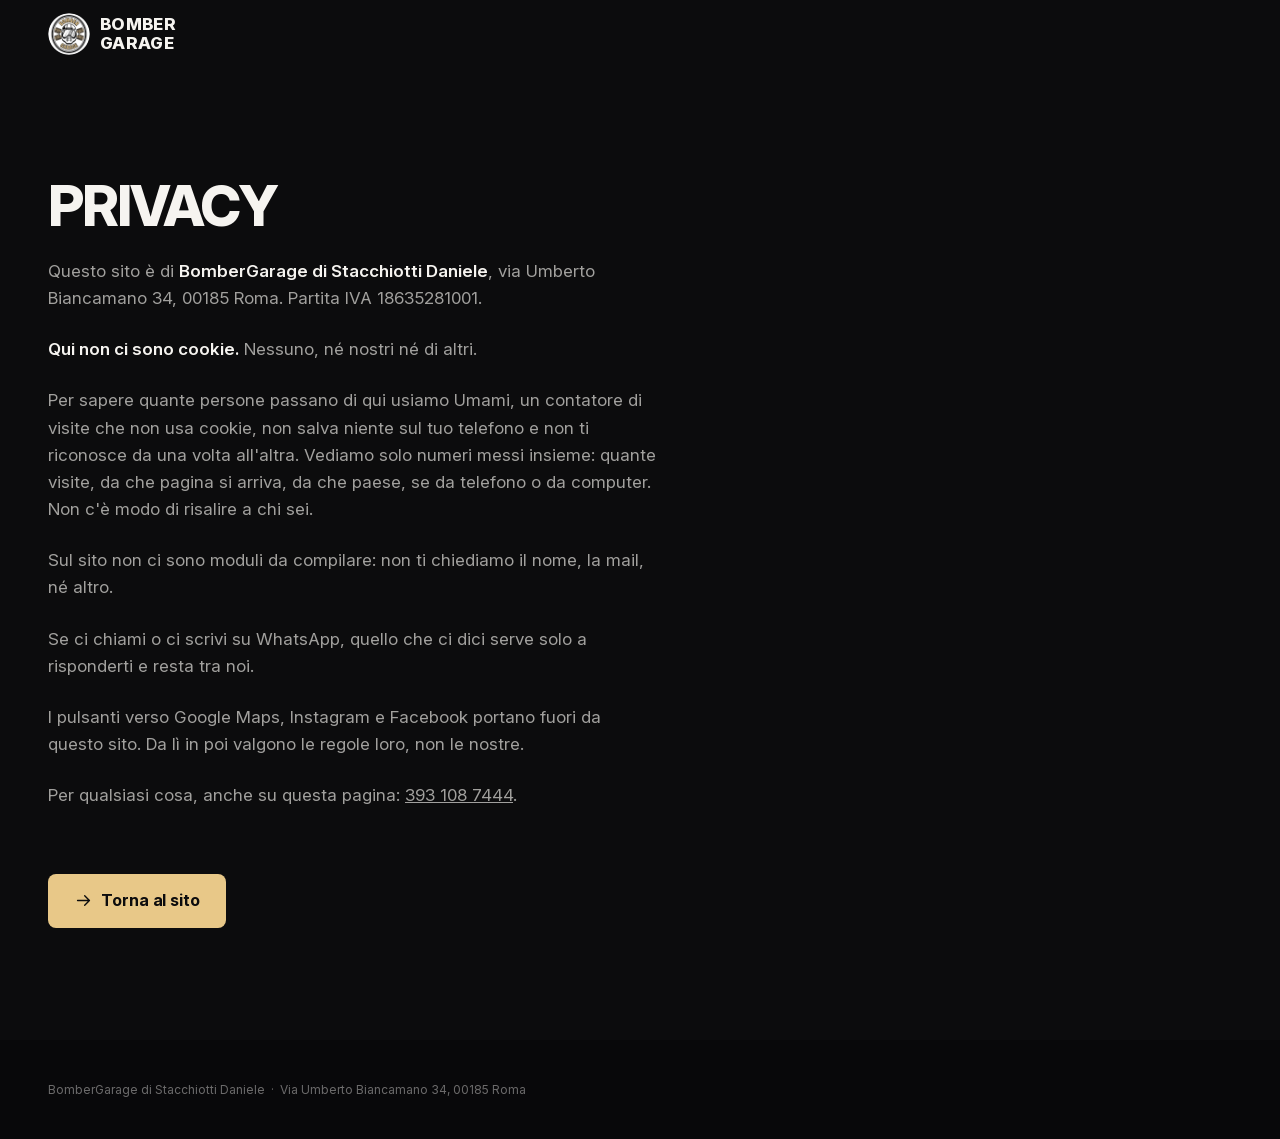
<file: privacy/index.html>
<!DOCTYPE html>
<html lang="it">
<head>
<meta charset="utf-8">
<meta name="viewport" content="width=device-width, initial-scale=1">

<title>Privacy | Bomber Garage</title>
<meta name="description" content="Come tratta i dati il sito di Bomber Garage: nessun cookie, solo statistiche aggregate.">

<!-- ###################################################################
     INDIRIZZO DEL SITO: unico indirizzo assoluto di questa pagina.
     Si cambia con lo stesso sed di index.html.
     ################################################################### -->
<link rel="canonical" href="https://bombergarage.it/privacy/">

<meta name="theme-color" content="#0c0c0d">
<link rel="icon" type="image/png" sizes="32x32" href="../img/favicon-32.png">
<link rel="icon" type="image/webp" sizes="720x720" href="../img/logo-bomber-garage.webp">
<link rel="apple-touch-icon" href="../img/apple-touch-icon.png">

<link rel="preload" href="../fonts/InterVariable.woff2" as="font" type="font/woff2" crossorigin>

<!-- Umami, statistiche senza cookie: ADESSO E' SPENTO.
     Per riaccenderlo: togliere le due righe di commento che racchiudono
     il tag script qui sotto, e sostituire UMAMI_WEBSITE_ID con l'id vero
     preso dal pannello di Umami Cloud. Da fare su tutte e tre le pagine. -->
<!--
<script defer src="https://cloud.umami.is/script.js" data-website-id="UMAMI_WEBSITE_ID"></script>
-->

<link rel="stylesheet" href="../style.css?v=2026102708">
</head>

<body>

<svg width="0" height="0" aria-hidden="true" focusable="false" style="position:absolute">
  <symbol id="i-freccia" viewBox="0 0 24 24">
    <path d="M4.5 12h15M13.5 6l6 6-6 6"/>
  </symbol>
</svg>

<header class="testata">
  <div class="wrap">
    <a class="marchio" href="../">
      <img src="../img/logo-bomber-garage.webp" width="720" height="720" alt="" decoding="async">
      <span>Bomber<br>Garage</span>
    </a>
  </div>
</header>

<main>
  <div class="wrap pagina-semplice">

    <h1>Privacy</h1>

    <div class="prosa">
      <p>Questo sito è di <strong>BomberGarage di Stacchiotti Daniele</strong>, via Umberto Biancamano 34, 00185 Roma. Partita IVA 18635281001.</p>

      <p><strong>Qui non ci sono cookie.</strong> Nessuno, né nostri né di altri.</p>

      <p>Per sapere quante persone passano di qui usiamo Umami, un contatore di visite che non usa cookie, non salva niente sul tuo telefono e non ti riconosce da una volta all'altra. Vediamo solo numeri messi insieme: quante visite, da che pagina si arriva, da che paese, se da telefono o da computer. Non c'è modo di risalire a chi sei.</p>

      <p>Sul sito non ci sono moduli da compilare: non ti chiediamo il nome, la mail, né altro.</p>

      <p>Se ci chiami o ci scrivi su WhatsApp, quello che ci dici serve solo a risponderti e resta tra noi.</p>

      <p>I pulsanti verso Google Maps, Instagram e Facebook portano fuori da questo sito. Da lì in poi valgono le regole loro, non le nostre.</p>

      <p>Per qualsiasi cosa, anche su questa pagina: <a href="tel:+393931087444" data-umami-event="chiama-privacy">393 108 7444</a>.</p>
    </div>

    <div class="bottoni">
      <a class="btn btn-oro" href="../">
        <svg class="icona"><use href="#i-freccia"></use></svg>Torna al sito
      </a>
    </div>

  </div>
</main>

<footer class="piede">
  <div class="wrap">
    <p>BomberGarage di Stacchiotti Daniele &nbsp;&middot;&nbsp; Via Umberto Biancamano 34, 00185 Roma</p>
  </div>
</footer>

</body>
</html>
</file>
<file: style.css>
/* =========================================================================
   Bomber Garage - foglio di stile unico
   Officina moto, via Umberto Biancamano 34, Roma

   Impostazione grafica: fondo nero, oro preso dal logo (#e8c888),
   titoli grossi in maiuscolo, foto grandi. Niente righe di separazione:
   a dividere sono lo spazio e il fondo. Angoli leggermente stondati.

   Indice:
     1.  Carattere
     2.  Variabili                      <- si cambia quasi tutto da qui
     3.  Base
     4.  Tipografia
     5.  Impaginazione
     6.  Icone
     7.  Testata
     8.  Pulsanti e barra contatti
     9.  Apertura
    10.  Cosa si fa qui
    11.  Galleria
    12.  L'officina
    13.  Dove siamo
    14.  Contatti
    15.  Piede pagina

   Mobile first: le regole base valgono per il telefono, i @media
   aggiungono roba solo dagli schermi larghi in su.
   ========================================================================= */


/* =========================================================================
   1. CARATTERE
   Inter, caricato dalla cartella fonts/. Un solo file variabile con tutti
   gli spessori. Niente Google Fonts, niente richieste esterne, quindi
   niente cookie e niente banner.
   ========================================================================= */

@font-face {
  font-family: "Inter";
  src: url("fonts/InterVariable.woff2") format("woff2");
  font-weight: 100 900;
  font-style: normal;
  font-display: swap;
}


/* =========================================================================
   2. VARIABILI
   ========================================================================= */

:root {

  /* --- colori ---------------------------------------------------------- */
  --nero:      #0c0c0d;   /* fondo pagina */
  --nero-2:    #151517;   /* sezioni e riquadri staccati */
  --nero-3:    #1f1f23;   /* superfici sopra ai riquadri */
  --bianco:    #f6f4f0;   /* testo principale */
  --grigio:    rgba(246, 244, 240, 0.64);  /* testo secondario */
  --grigio-2:  rgba(246, 244, 240, 0.42);  /* didascalie */
  --oro:       #e8c888;   /* preso dal logo: accento e pulsante principale */
  --oro-cupo:  #d2ac62;   /* stesso oro, per il passaggio del mouse */

  /* --- caratteri ------------------------------------------------------- */
  --font: "Inter", system-ui, -apple-system, "Segoe UI", Roboto, Arial, sans-serif;

  --t-corpo:    1.0625rem;
  --t-piccolo:  0.9375rem;
  --t-micro:    0.75rem;
  --t-lead:     clamp(1.125rem, 1.7vw, 1.375rem);
  --t-h3:       1.1875rem;
  --t-h2:       clamp(2rem, 6vw, 3.5rem);
  --t-h1:       clamp(2.75rem, 10.5vw, 6.5rem);

  /* --- spazi ----------------------------------------------------------- */
  --sp-xs:  0.5rem;
  --sp-s:   1rem;
  --sp-m:   1.5rem;
  --sp-l:   2.5rem;
  --sp-xl:  4rem;
  --sezione: clamp(4rem, 9vw, 7rem);

  /* --- misure ---------------------------------------------------------- */
  --larghezza:  74rem;
  --stretto:    34rem;
  --margine:    1.375rem;
  --raggio:     8px;    /* pulsanti */
  --raggio-g:   14px;   /* riquadri e foto */
  --testata:    4.25rem;
  --barra:      4.5rem; /* barra contatti in fondo, solo telefono */
}


/* =========================================================================
   3. BASE
   ========================================================================= */

*, *::before, *::after { box-sizing: border-box; }

html {
  background: var(--nero);
  -webkit-text-size-adjust: 100%;
}

@media (prefers-reduced-motion: no-preference) {
  html { scroll-behavior: smooth; }
}

body {
  margin: 0;
  background: var(--nero);
  color: var(--bianco);
  font-family: var(--font);
  font-size: var(--t-corpo);
  line-height: 1.6;
  font-feature-settings: "liga" 1, "calt" 1;
  -webkit-font-smoothing: antialiased;
  overflow-x: hidden;
  padding-bottom: calc(var(--barra) + env(safe-area-inset-bottom, 0px));
}

img { display: block; max-width: 100%; height: auto; }

/* hidden vince sempre, anche su elementi a cui il CSS da' un display */
[hidden] { display: none !important; }

a { color: inherit; }

:where(h1, h2, h3, p, ul, ol, figure, dl) { margin: 0; }

:focus-visible {
  outline: 2px solid var(--oro);
  outline-offset: 3px;
  border-radius: 4px;
}

:target { scroll-margin-top: calc(var(--testata) + var(--sp-s)); }


/* =========================================================================
   4. TIPOGRAFIA
   I titoli sono in maiuscolo e spessi: e' la voce dell'officina.
   Inter a corpo grande vuole la spaziatura fra le lettere stretta.
   ========================================================================= */

h1, h2 {
  font-weight: 800;
  text-transform: uppercase;
  line-height: 0.96;
  letter-spacing: -0.035em;
  text-wrap: balance;
}

h1 { font-size: var(--t-h1); }
h2 { font-size: var(--t-h2); }

h3 {
  font-size: var(--t-h3);
  font-weight: 700;
  line-height: 1.25;
  letter-spacing: -0.02em;
}

p { text-wrap: pretty; }

/* etichetta di sezione, in oro, piccola */
.etichetta {
  display: block;
  margin-bottom: 0.875rem;
  font-size: var(--t-micro);
  font-weight: 700;
  letter-spacing: 0.2em;
  text-transform: uppercase;
  color: var(--oro);
}

.lead {
  font-size: var(--t-lead);
  line-height: 1.5;
  letter-spacing: -0.011em;
  color: var(--grigio);
}

.lead strong { color: var(--bianco); font-weight: 600; }

.misura   { max-width: var(--stretto); }
.misura-l { max-width: 42rem; }

.prosa { color: var(--grigio); }
.prosa > * + * { margin-top: var(--sp-s); }
.prosa strong { color: var(--bianco); font-weight: 600; }

.dopo-titolo { margin-top: var(--sp-m); }


/* =========================================================================
   5. IMPAGINAZIONE
   ========================================================================= */

.wrap {
  width: min(100% - (var(--margine) * 2), var(--larghezza));
  margin-inline: auto;
}

.sezione { padding-block: var(--sezione); }
.sezione-2 { background: var(--nero-2); }

.salta { position: absolute; left: -9999px; }
.salta:focus {
  left: var(--sp-s);
  top: var(--sp-s);
  z-index: 100;
  padding: 0.75rem 1rem;
  background: var(--oro);
  color: var(--nero);
  border-radius: var(--raggio);
}


/* =========================================================================
   6. ICONE
   Disegnate a mano nello sprite in cima alla pagina e richiamate con
   <use>. Prendono il colore del testo intorno.
   ========================================================================= */

.icona {
  width: 1.25em;
  height: 1.25em;
  flex: none;
  fill: none;
  stroke: currentColor;
  stroke-width: 1.75;
  stroke-linecap: round;
  stroke-linejoin: round;
}

/* i marchi e le stelle sono sagome piene, non tratti */
.icona-piena { fill: currentColor; stroke: none; }


/* =========================================================================
   7. TESTATA
   Resta attaccata in cima: i contatti non spariscono mai.
   ========================================================================= */

.testata {
  position: sticky;
  top: 0;
  z-index: 50;
  background: var(--nero);
}

.testata .wrap {
  display: flex;
  align-items: center;
  justify-content: space-between;
  gap: var(--sp-s);
  min-height: var(--testata);
}

.marchio {
  display: flex;
  align-items: center;
  gap: 0.625rem;
  text-decoration: none;
}

.marchio img {
  width: 2.25rem;
  height: 2.25rem;
  border-radius: 50%;
}

.marchio span {
  font-size: 0.9375rem;
  font-weight: 800;
  letter-spacing: 0.02em;
  text-transform: uppercase;
  line-height: 1.1;
}

.nav { display: none; }
.azioni-testata { display: none; }

@media (min-width: 56em) {
  .marchio img { width: 2.625rem; height: 2.625rem; }
  .marchio span { font-size: 1.0625rem; }

  .nav {
    display: flex;
    align-items: center;
    gap: var(--sp-l);
    font-size: var(--t-micro);
    font-weight: 700;
    letter-spacing: 0.14em;
    text-transform: uppercase;
  }
  .nav a { text-decoration: none; color: var(--grigio); white-space: nowrap; }
  /* quattro voci, la pastiglia e i pulsanti: tra 900 e 1200 px lo spazio
     tra le voci si stringe invece di mandarle a capo */
  .nav { gap: clamp(1.25rem, 2.6vw, 2.5rem); }
  .nav a:hover { color: var(--bianco); }

  .azioni-testata { display: flex; align-items: center; gap: 0.625rem; }
}


/* =========================================================================
   8. PULSANTI E BARRA CONTATTI
   ========================================================================= */

.bottoni { display: flex; flex-wrap: wrap; gap: 0.75rem; }

.btn {
  display: inline-flex;
  align-items: center;
  justify-content: center;
  gap: 0.5rem;
  min-height: 3.375rem;
  padding: 0.75rem 1.625rem;
  border: 0;
  border-radius: var(--raggio);
  font-family: inherit;
  font-size: 1rem;
  font-weight: 700;
  letter-spacing: -0.005em;
  line-height: 1.2;
  text-decoration: none;
  text-align: center;
  white-space: nowrap;
}

.btn .icona { width: 1.1875rem; height: 1.1875rem; }

.btn-piccolo {
  min-height: 2.75rem;
  padding: 0.5rem 1.125rem;
  font-size: var(--t-piccolo);
}

/* l'oro del logo fa da pulsante principale, con la scritta nera */
.btn-oro { background: var(--oro); color: var(--nero); }
.btn-oro:hover { background: var(--oro-cupo); }

.btn-velo { background: rgba(246, 244, 240, 0.13); color: var(--bianco); }
.btn-velo:hover { background: rgba(246, 244, 240, 0.22); }

/* pulsante quadrato con la sola icona */
.btn-icona {
  display: inline-flex;
  align-items: center;
  justify-content: center;
  width: 2.75rem;
  height: 2.75rem;
  border-radius: var(--raggio);
  background: rgba(246, 244, 240, 0.13);
  color: var(--bianco);
  text-decoration: none;
}
.btn-icona:hover { background: rgba(246, 244, 240, 0.22); }
.btn-icona .icona { width: 1.3125rem; height: 1.3125rem; }

/* sul telefono i pulsanti grandi stanno larghi uguali */
@media (max-width: 34em) {
  .bottoni > .btn { flex: 1 1 100%; }
}

/* --- barra fissa in fondo, solo telefono ------------------------------- */

.barra-contatti {
  position: fixed;
  left: 0;
  right: 0;
  bottom: 0;
  z-index: 60;
  display: grid;
  grid-template-columns: 1fr 1fr;
  padding-bottom: env(safe-area-inset-bottom, 0px);
}

.barra-contatti a {
  display: flex;
  align-items: center;
  justify-content: center;
  gap: 0.5rem;
  min-height: var(--barra);
  font-size: 1.0625rem;
  font-weight: 700;
  text-decoration: none;
}

.barra-contatti .icona { width: 1.25rem; height: 1.25rem; }
.barra-contatti .b-chiama { background: var(--oro); color: var(--nero); }
.barra-contatti .b-wa { background: var(--nero-3); color: var(--bianco); }

/* La barra entra scorrendo, cosi' appena si apre la pagina non copre
   niente e si vede subito la fascia oro degli orari. La classe la mette
   lo script in cima alla pagina: se JavaScript non gira, la barra resta
   sempre visibile, cioe' il comportamento di prima. */
.con-js .barra-contatti {
  transform: translateY(115%);
  transition: transform 0.3s ease;
}

.con-js.scorso .barra-contatti { transform: translateY(0); }

@media (prefers-reduced-motion: reduce) {
  .con-js .barra-contatti { transition: none; }
}

@media (min-width: 56em) {
  body { padding-bottom: 0; }
  .barra-contatti { display: none; }
}


/* =========================================================================
   9. APERTURA
   La moto di casa a tutta pagina, velo scuro sopra, logo e titolo.
   ========================================================================= */

.hero {
  position: relative;
  display: flex;
  align-items: flex-end;
  /* Non tutta l'altezza dello schermo: si lascia fuori un pezzo, cosi'
     la fascia oro con gli orari si vede senza dover scorrere. */
  min-height: calc(100vh - var(--testata) - 7rem);
  min-height: calc(100svh - var(--testata) - 7rem);
  padding-block: var(--sp-l) calc(var(--sp-s) + var(--barra));
  overflow: hidden;
}

.hero-foto { position: absolute; inset: 0; }
.hero-foto img { width: 100%; height: 100%; object-fit: cover; object-position: 50% 40%; }

/* velo scuro: pieno in basso dove sta il titolo, piu' leggero in alto
   cosi' la foto respira. Serve a leggere, non a decorare. */
.hero::after {
  content: "";
  position: absolute;
  inset: 0;
  background: linear-gradient(to top, rgba(8, 8, 9, 0.9) 0%, rgba(8, 8, 9, 0.62) 50%, rgba(8, 8, 9, 0.35) 100%);
}

.hero-contenuto { position: relative; z-index: 2; }

.hero-logo {
  width: clamp(5.5rem, 17vw, 8.5rem);
  height: auto;
  margin-bottom: var(--sp-m);
  border-radius: 50%;
}

.hero h1 { margin-bottom: var(--sp-m); }

.hero .lead {
  max-width: 33rem;
  margin-bottom: var(--sp-l);
  color: rgba(246, 244, 240, 0.8);
}

/* Da desktop l'apertura si stringe: logo, titolo e spazi calano quel
   tanto che basta perche' la fascia oro degli orari entri nella prima
   schermata anche sui portatili bassi. Va tenuto DOPO le regole qui
   sopra, altrimenti perde e non si applica. */
@media (min-width: 56em) {
  .hero {
    min-height: calc(100vh - var(--testata) - 6rem);
    min-height: calc(100svh - var(--testata) - 6rem);
    padding-block: var(--sp-m) var(--sp-l);
  }
  /* il testo sta a sinistra: il velo si scurisce da quella parte e
     lascia piu' luce alla scritta oro sulla destra */
  .hero::after {
    background:
      linear-gradient(to right, rgba(8, 8, 9, 0.72) 0%, rgba(8, 8, 9, 0) 65%),
      linear-gradient(to top, rgba(8, 8, 9, 0.8) 0%, rgba(8, 8, 9, 0.25) 60%);
  }
  .hero-logo { width: 4.25rem; margin-bottom: 0.75rem; }
  .hero-contenuto .etichetta { margin-bottom: 0.5rem; }
  .hero h1 { font-size: clamp(3rem, 5.6vw, 5rem); margin-bottom: var(--sp-s); }
  .hero .lead { margin-bottom: var(--sp-m); }
}

/* la riga con il voto di Google */
.voto {
  display: inline-flex;
  align-items: center;
  gap: 0.5rem;
  margin-top: var(--sp-m);
  font-size: var(--t-piccolo);
  color: var(--grigio);
  text-decoration: none;
}
.voto .stelle { display: inline-flex; gap: 0.125rem; color: var(--oro); }
.voto .stelle .icona { width: 0.9375rem; height: 0.9375rem; }
.voto strong { color: var(--bianco); font-weight: 700; }
.voto:hover { color: var(--bianco); }


/* =========================================================================
   10. COSA SI FA QUI
   ========================================================================= */

/* Etichetta che apre ogni gruppo di servizi. Stesso trattamento delle
   altre etichette del sito, solo con un po' d'aria sopra per staccare
   un gruppo dall'altro. */
.gruppo {
  margin: var(--sp-xl) 0 var(--sp-m);
  font-size: var(--t-micro);
  font-weight: 700;
  letter-spacing: 0.2em;
  text-transform: uppercase;
  color: var(--oro);
}

.lavori {
  display: grid;
  gap: 0.875rem;
}

.lavoro {
  padding: 1.75rem;
  border: 1px solid rgba(232, 200, 136, 0.3);
  border-radius: var(--raggio-g);
  background: var(--nero-2);
}

.lavoro .icona {
  width: 1.75rem;
  height: 1.75rem;
  margin-bottom: 1rem;
  color: var(--oro);
}

.lavoro h3 { margin-bottom: 0.5rem; }
.lavoro p { font-size: var(--t-piccolo); color: var(--grigio); }

@media (min-width: 46em) {
  .lavori { grid-template-columns: repeat(3, 1fr); gap: 1rem; }
  /* il gruppo da due schede si allarga invece di lasciare un buco */
  .lavori-due { grid-template-columns: repeat(2, 1fr); }
}

/* dentro le sezioni grigie i riquadri si schiariscono, per staccare */
.sezione-2 .lavoro { background: var(--nero-3); }


/* =========================================================================
   11. GALLERIA
   Una foto alla volta, a tutta larghezza. Sul telefono si vede un pezzo
   della foto dopo, cosi' si capisce che si scorre col dito. Niente
   scritte sopra: parlano le foto. Quella in primo piano si avvicina
   piano piano, come al cinema.
   ========================================================================= */

.galleria { margin-top: var(--sp-xl); }

.galleria-nastro {
  display: grid;
  grid-auto-flow: column;
  grid-auto-columns: 88%;
  gap: 0.75rem;
  overflow-x: auto;
  overscroll-behavior-x: contain;
  scroll-snap-type: x mandatory;
  scrollbar-width: none;
  border-radius: var(--raggio-g);
}
.galleria-nastro::-webkit-scrollbar { display: none; }

.foto {
  position: relative;
  margin: 0;
  overflow: hidden;
  border-radius: var(--raggio-g);
  scroll-snap-align: start;
}

.foto img {
  width: 100%;
  aspect-ratio: 4 / 5;
  object-fit: cover;
}

/* frecce e contatore: solo se lo script c'e', senza resta lo scorrimento */
.galleria-comandi { display: none; }

.con-js .galleria-comandi {
  display: flex;
  align-items: center;
  justify-content: flex-end;
  gap: 0.75rem;
  margin-top: 1rem;
}

.galleria-comandi button {
  display: grid;
  place-items: center;
  width: 2.75rem;
  height: 2.75rem;
  padding: 0;
  border: 1px solid rgba(232, 200, 136, 0.3);
  border-radius: var(--raggio);
  background: var(--nero-3);
  color: var(--oro);
  cursor: pointer;
}
.galleria-comandi button:hover { border-color: var(--oro); }
.galleria-comandi .icona { width: 1.125rem; height: 1.125rem; }
.galleria-indietro .icona { transform: scaleX(-1); }

.galleria-conta {
  order: -1;
  margin-right: auto;
  font-size: var(--t-piccolo);
  font-variant-numeric: tabular-nums;
  letter-spacing: 0.06em;
  color: var(--grigio-2);
}
.galleria-conta b { color: var(--bianco); font-weight: 700; }

@media (min-width: 46em) {
  .galleria-nastro { grid-auto-columns: 100%; gap: 1rem; }
  /* larga, ma mai piu' alta dello schermo: frecce e contatore si vedono */
  .foto img {
    aspect-ratio: 16 / 9;
    max-height: calc(100vh - var(--testata) - 7rem);
    max-height: calc(100svh - var(--testata) - 7rem);
  }
}

@media (prefers-reduced-motion: no-preference) {
  .foto img { transition: transform 7s ease-out; }
  .con-js .foto.attiva img { transform: scale(1.05); }
}


/* =========================================================================
   12. L'OFFICINA
   ========================================================================= */

.officina { display: grid; gap: var(--sp-l); }

.officina img {
  width: 100%;
  aspect-ratio: 4 / 5;
  object-fit: cover;
  border-radius: var(--raggio-g);
}

/* la frase di una recensione, messa in evidenza */
.citazione {
  margin-top: var(--sp-l);
  padding-left: var(--sp-m);
  border-left: 3px solid var(--oro);
  font-size: var(--t-lead);
  font-weight: 600;
  letter-spacing: -0.015em;
}

.citazione cite {
  display: block;
  margin-top: var(--sp-xs);
  font-size: var(--t-micro);
  font-weight: 600;
  font-style: normal;
  letter-spacing: 0.14em;
  text-transform: uppercase;
  color: var(--grigio-2);
}

@media (min-width: 56em) {
  .officina {
    grid-template-columns: 1fr 1fr;
    gap: var(--sp-xl);
    align-items: center;
  }
  .officina .officina-foto { order: -1; }
}


/* =========================================================================
   13. DOVE SIAMO
   ========================================================================= */

.dove {
  display: grid;
  gap: 0.875rem;
  margin-top: var(--sp-xl);
}

.dove-schede { display: grid; gap: 0.875rem; align-content: start; }

/* Le schede si staccano dal fondo con un grigio piu' chiaro e la stessa
   righina oro delle schede dei servizi: prima erano quasi del colore
   dello sfondo e le informazioni si leggevano male. */
.riquadro {
  padding: 1.75rem;
  border: 1px solid rgba(232, 200, 136, 0.3);
  border-radius: var(--raggio-g);
  background: var(--nero-3);
}

.riquadro .titolino {
  display: flex;
  align-items: center;
  gap: 0.5rem;
  margin-bottom: var(--sp-s);
  font-size: var(--t-micro);
  font-weight: 700;
  letter-spacing: 0.16em;
  text-transform: uppercase;
  color: var(--oro);
}
.riquadro .titolino .icona { width: 1.125rem; height: 1.125rem; }

/* l'indirizzo e' la cosa piu' importante della sezione, quindi la piu' grande */
.indirizzo {
  font-style: normal;
  font-size: 1.4375rem;
  font-weight: 700;
  letter-spacing: -0.02em;
  line-height: 1.3;
}

.orari {
  display: grid;
  grid-template-columns: auto 1fr;
  gap: 0.5rem var(--sp-m);
  font-size: var(--t-piccolo);
}
.orari dt { font-weight: 600; }
.orari dd { margin: 0; color: var(--grigio); font-variant-numeric: tabular-nums; }

/* --- la mappa ----------------------------------------------------------
   Disegno SVG dentro alla pagina, nei colori del sito. Non e' un servizio
   esterno: nessuna richiesta a Google, nessun cookie. Non e' in scala. */

.mappa {
  position: relative;
  display: block;
  overflow: hidden;
  border: 1px solid rgba(232, 200, 136, 0.3);
  border-radius: var(--raggio-g);
  background: var(--nero-2);
  text-decoration: none;
}

.mappa svg { display: block; width: 100%; height: auto; }

.mappa-azione {
  display: flex;
  align-items: center;
  justify-content: center;
  gap: 0.5rem;
  padding: 0.9375rem 1rem;
  background: var(--oro);
  color: var(--nero);
  font-size: var(--t-piccolo);
  font-weight: 700;
}
.mappa:hover .mappa-azione { background: var(--oro-cupo); }
.mappa-azione .icona { width: 1.0625rem; height: 1.0625rem; }

@media (min-width: 56em) {
  .dove { grid-template-columns: 1.35fr 1fr; gap: 1rem; align-items: start; }
  .dove-schede { gap: 1rem; }
  .mappa-azione {
    position: absolute;
    right: 1.25rem;
    bottom: 1.25rem;
    display: inline-flex;
    padding: 0.625rem 1rem;
    border-radius: var(--raggio);
  }
}


/* =========================================================================
   14. CONTATTI
   ========================================================================= */

.contatti .lead { max-width: 33rem; }
.contatti .bottoni { margin-top: var(--sp-l); }

/* la riga di sottotesto sotto i pulsanti */
.sottotesto {
  max-width: 33rem;
  margin-top: var(--sp-m);
  font-size: var(--t-piccolo);
  color: var(--grigio-2);
}

.social {
  display: flex;
  flex-wrap: wrap;
  gap: var(--sp-m);
  margin-top: var(--sp-xl);
  font-size: var(--t-piccolo);
}

.social a {
  display: inline-flex;
  align-items: center;
  gap: 0.5rem;
  color: var(--grigio);
  text-decoration: none;
}
.social a:hover { color: var(--oro); }
.social .icona { width: 1.3125rem; height: 1.3125rem; }

/* I loghi tengono i colori dei rispettivi marchi: sono segnali, si
   riconoscono a colpo d'occhio e non entrano nella tavolozza del sito.
   Il colore sta sul logo e non sul link, cosi' passandoci sopra cambia
   solo la scritta. */
.logo-social {
  width: 1.375rem;
  height: 1.375rem;
  flex: none;
  fill: currentColor;
  stroke: none;
}
.logo-social.instagram { color: #e4405f; }
.logo-social.facebook  { color: #1877f2; }


/* =========================================================================
   15. PIEDE PAGINA
   ========================================================================= */

.piede {
  background: #08080a;
  color: var(--grigio-2);
  padding-block: var(--sp-l);
  font-size: var(--t-micro);
}

.piede .wrap {
  display: flex;
  flex-wrap: wrap;
  justify-content: space-between;
  align-items: baseline;
  gap: var(--sp-xs) var(--sp-l);
}
.piede a { color: var(--grigio); }


/* =========================================================================
   16. MENU DEL TELEFONO
   Si apre e si chiude senza una riga di JavaScript: il pulsante punta a
   #menu, il pannello si mostra con :target. Toccando una voce l'ancora
   cambia e il pannello si chiude da solo. La X punta a un segnalibro
   fissato in cima allo schermo, cosi' chiudendo la pagina non salta.
   ========================================================================= */

.apri-menu {
  display: inline-flex;
  align-items: center;
  justify-content: center;
  width: 2.75rem;
  height: 2.75rem;
  margin-right: -0.5rem;
  border-radius: var(--raggio);
  color: var(--bianco);
  text-decoration: none;
}
.apri-menu .icona { width: 1.5rem; height: 1.5rem; }

.ancora-ferma {
  position: fixed;
  top: 0;
  left: 0;
  width: 1px;
  height: 1px;
}

.pannello {
  display: none;
  position: fixed;
  inset: 0;
  z-index: 80;
  flex-direction: column;
  padding: var(--sp-m) var(--margine) var(--sp-xl);
  background: var(--nero);
  overflow-y: auto;
}

.pannello:target { display: flex; }

.pannello-testata {
  display: flex;
  align-items: center;
  justify-content: space-between;
  min-height: var(--testata);
  margin-bottom: var(--sp-l);
}

.chiudi-menu {
  display: inline-flex;
  align-items: center;
  justify-content: center;
  width: 2.75rem;
  height: 2.75rem;
  margin-right: -0.5rem;
  border-radius: var(--raggio);
  color: var(--bianco);
  text-decoration: none;
}
.chiudi-menu .icona { width: 1.5rem; height: 1.5rem; }

.pannello-nav { display: grid; gap: 0.25rem; }

.pannello-nav a {
  padding-block: 0.75rem;
  font-size: 1.75rem;
  font-weight: 800;
  letter-spacing: -0.03em;
  text-transform: uppercase;
  text-decoration: none;
}
.pannello-nav a:hover { color: var(--oro); }

.pannello-contatti {
  display: grid;
  gap: 0.75rem;
  margin-top: auto;
  padding-top: var(--sp-xl);
}

@media (min-width: 56em) {
  .apri-menu { display: none; }
  .pannello, .pannello:target { display: none; }
}


/* =========================================================================
   17. FASCIA DEGLI ORARI
   Sotto all'apertura, in oro pieno: sono la cosa che la gente cerca
   subito dopo il numero di telefono.
   ========================================================================= */

.fascia-orari {
  background: var(--oro);
  color: var(--nero);
  padding-block: 1.125rem;
}

/* sul telefono le tre righe si impilano, da desktop stanno in fila */
.fascia-orari .wrap {
  display: flex;
  flex-direction: column;
  align-items: flex-start;
  gap: 0.375rem;
}

.fascia-orari .orario {
  display: flex;
  align-items: center;
  gap: 0.625rem;
  font-size: 1.0625rem;
  font-weight: 700;
  letter-spacing: -0.015em;
}

.fascia-orari .icona { width: 1.3125rem; height: 1.3125rem; stroke-width: 2; }
.fascia-orari .chiuso {
  padding-left: 1.9375rem;
  font-size: var(--t-piccolo);
  font-weight: 600;
  opacity: 0.72;
}

.fascia-orari a {
  display: inline-flex;
  align-items: center;
  gap: 0.5rem;
  font-size: var(--t-piccolo);
  font-weight: 600;
  text-decoration: none;
  opacity: 0.78;
}
.fascia-orari a:hover { opacity: 1; }
.fascia-orari a .icona { width: 1.0625rem; height: 1.0625rem; }

@media (min-width: 56em) {
  .fascia-orari .wrap {
    flex-direction: row;
    align-items: center;
    justify-content: space-between;
    gap: 1.5rem;
  }
  .fascia-orari .orario { font-size: 1.1875rem; }
  .fascia-orari .stato { margin-right: auto; }
}


/* =========================================================================
   18. RECENSIONI
   Sul telefono scorrono di lato una alla volta, da desktop stanno
   affiancate. Tutto con lo scroll, senza JavaScript.
   ========================================================================= */

.voto-grande {
  display: inline-flex;
  align-items: center;
  gap: 0.75rem;
  margin-top: var(--sp-m);
  font-size: var(--t-lead);
  color: var(--grigio);
  text-decoration: none;
}
.voto-grande .stelle { display: inline-flex; gap: 0.1875rem; color: var(--oro); }
.voto-grande .stelle .icona { width: 1.125rem; height: 1.125rem; }
.voto-grande .logo-google { width: 1.125rem; height: 1.125rem; }
.voto-grande strong { color: var(--bianco); font-weight: 700; }
.voto-grande:hover strong { color: var(--oro); }

.recensioni {
  display: grid;
  grid-auto-flow: column;
  grid-auto-columns: min(82%, 21rem);
  gap: 0.875rem;
  margin-top: var(--sp-xl);
  padding-inline: var(--margine);
  overflow-x: auto;
  scroll-snap-type: x mandatory;
  scrollbar-width: none;
  overscroll-behavior-x: contain;
}
.recensioni::-webkit-scrollbar { display: none; }

/* Le schede sono su fondo bianco con i colori di Google: devono
   sembrare quello che sono, cioe' recensioni prese dalla sua scheda.
   I grigi (#5f6368, #3c4043) e l'ambra delle stelle (#fbbc04) sono
   quelli di Google. */
.recensione {
  scroll-snap-align: center;
  display: flex;
  flex-direction: column;
  padding: 1.5rem;
  border-radius: 12px;
  background: #fff;
  color: #202124;
}

.recensione-testa {
  display: flex;
  align-items: center;
  gap: 0.75rem;
  margin-bottom: 0.875rem;
}

.logo-google { width: 1.25rem; height: 1.25rem; flex: none; }
.recensione-testa .logo-google { margin-left: auto; }

/* iniziali al posto della foto profilo: sono persone vere, le loro
   facce non ce le mettiamo sul sito di un altro */
.iniziali {
  display: inline-flex;
  align-items: center;
  justify-content: center;
  flex: none;
  width: 2.5rem;
  height: 2.5rem;
  border-radius: 50%;
  background: #e8eaed;
  color: #5f6368;
  font-size: var(--t-piccolo);
  font-weight: 600;
  letter-spacing: 0.02em;
}

.recensione .chi { font-size: var(--t-piccolo); line-height: 1.3; }
.recensione .chi strong { display: block; font-weight: 600; color: #202124; }
.recensione .chi span { color: #5f6368; font-size: var(--t-micro); }

.recensione .stelle {
  display: flex;
  gap: 0.125rem;
  margin-bottom: 0.75rem;
  color: #fbbc04;
}
.recensione .stelle .icona { width: 1.0625rem; height: 1.0625rem; }

.recensione blockquote {
  margin: 0;
  font-size: var(--t-piccolo);
  font-weight: 400;
  line-height: 1.5;
  letter-spacing: 0;
  color: #3c4043;
}

.tutte-recensioni {
  display: inline-flex;
  align-items: center;
  gap: 0.5rem;
  margin-top: var(--sp-l);
  font-size: var(--t-piccolo);
  font-weight: 600;
  color: var(--oro);
  text-underline-offset: 4px;
}

@media (min-width: 56em) {
  .recensioni {
    width: min(100% - (var(--margine) * 2), var(--larghezza));
    margin-inline: auto;
    grid-auto-flow: row;
    grid-template-columns: repeat(3, 1fr);
    gap: 1rem;
    padding-inline: 0;
    overflow: visible;
  }
}


/* =========================================================================
   19. ORARI IN EVIDENZA DENTRO LA SCHEDA
   ========================================================================= */

.orari-grandi { display: grid; gap: 0.875rem; }

.orari-grandi div {
  display: flex;
  align-items: baseline;
  justify-content: space-between;
  gap: var(--sp-s);
}

.orari-grandi dt { font-size: var(--t-corpo); font-weight: 600; color: var(--bianco); }

.orari-grandi dd {
  margin: 0;
  font-size: 1.25rem;
  font-weight: 700;
  letter-spacing: -0.02em;
  font-variant-numeric: tabular-nums;
  color: var(--oro);
}

.orari-grandi .chiuso { color: var(--grigio); font-weight: 600; font-size: 1.0625rem; }


/* =========================================================================
   20. APERTO O CHIUSO ADESSO
   La pastiglia dentro alla fascia oro la riempie l'unico pezzo di
   JavaScript del sito. Senza, resta nascosta e in pagina restano gli
   orari scritti.
   ========================================================================= */

/* Aperto o chiuso adesso: deve saltare all'occhio sulla fascia oro.
   Aperto = pastiglia nera con il pallino verde. Chiuso = pastiglia rossa
   piena. Il rosso compare solo qui ed e' un segnale di stato, non una
   decorazione: prima era un grigio slavato e non si leggeva. */
.fascia-orari .stato {
  display: inline-flex;
  align-items: center;
  gap: 0.5rem;
  padding: 0.4375rem 0.875rem;
  border-radius: 999px;
  font-size: var(--t-piccolo);
  line-height: 1.2;
  letter-spacing: 0;
  white-space: nowrap;
}

.fascia-orari .stato::before {
  content: "";
  width: 0.5rem;
  height: 0.5rem;
  border-radius: 50%;
  flex: none;
}

.fascia-orari .stato b { font-weight: 800; }
.fascia-orari .stato .dettaglio { opacity: 0.8; }

.fascia-orari .stato.aperto { background: var(--nero); color: #fff; }
.fascia-orari .stato.aperto::before { background: #34a853; }

.fascia-orari .stato.chiuso { background: #9e1f17; color: #fff; }
.fascia-orari .stato.chiuso::before { background: rgba(255, 255, 255, 0.9); }

/* deve stare dopo, altrimenti il display sopra vince sull'attributo */
.fascia-orari .stato[hidden] { display: none; }

/* La versione corta nella testata: sempre in vista, anche quando la fascia
   oro sta sotto il bordo dello schermo (telefoni, finestre basse). */
.testata-sinistra { display: flex; align-items: center; gap: 0.875rem; min-width: 0; }
.testata-sinistra .marchio { flex: none; }

.stato-testata {
  display: inline-flex;
  align-items: center;
  gap: 0.4375rem;
  padding: 0.3125rem 0.75rem;
  border: 1px solid rgba(246, 244, 240, 0.16);
  border-radius: 999px;
  background: var(--nero-3);
  color: #fff;
  font-size: var(--t-micro);
  line-height: 1.2;
  white-space: nowrap;
  text-decoration: none;
}
.stato-testata::before {
  content: "";
  width: 0.5rem;
  height: 0.5rem;
  border-radius: 50%;
  flex: none;
}
.stato-testata b { font-weight: 700; }
.stato-testata .dettaglio { display: none; opacity: 0.7; }
.stato-testata.aperto::before { background: #34a853; }
.stato-testata.chiuso { border-color: transparent; background: #9e1f17; }
.stato-testata.chiuso::before { background: rgba(255, 255, 255, 0.9); }

@media (min-width: 56em) {
  .stato-testata { padding: 0.375rem 0.875rem; font-size: 0.8125rem; }
}

/* "si chiude alle 18:00" solo dove c'e' spazio: sotto, la testata con
   menu e pulsanti si accavallerebbe */
@media (min-width: 75em) {
  .stato-testata .dettaglio { display: inline; }
}

/* telefoni stretti: meno spazio tra logo e pastiglia */
@media (max-width: 22em) {
  .testata-sinistra { gap: 0.5rem; }
  .stato-testata { padding-inline: 0.5rem; }
}

/* la riga di oggi, nella scheda degli orari */
.orari-grandi .oggi dt::after {
  content: "Oggi";
  margin-left: 0.5rem;
  padding: 0.125rem 0.375rem;
  border-radius: 4px;
  background: var(--oro);
  color: var(--nero);
  font-size: 0.6875rem;
  font-weight: 800;
  letter-spacing: 0.06em;
  text-transform: uppercase;
}
.orari-grandi .oggi dt { color: var(--bianco); font-weight: 600; }


/* =========================================================================
   21. CONTATTI SU DUE COLONNE
   Da desktop il titolo sta a sinistra e i pulsanti in una scheda a
   destra, cosi' la pagina non finisce tutta schiacciata a sinistra.
   ========================================================================= */

.contatti-griglia { display: grid; gap: var(--sp-xl); }

.scheda-contatti {
  padding: 1.75rem;
  border: 1px solid rgba(232, 200, 136, 0.3);
  border-radius: var(--raggio-g);
  background: var(--nero-3);
}

.scheda-contatti .bottoni { flex-direction: column; gap: 0.75rem; }
.scheda-contatti .btn { width: 100%; }
.scheda-contatti .sottotesto { max-width: none; margin-top: var(--sp-m); }

@media (min-width: 56em) {
  .contatti-griglia {
    grid-template-columns: 1fr 1fr;
    gap: var(--sp-xl);
    align-items: start;
  }
  .scheda-contatti { padding: var(--sp-l); }
}


/* =========================================================================
   22. PAGINE SEMPLICI (privacy, 404) e link nel piede
   Stessa grafica del resto, senza tutte le sezioni.
   ========================================================================= */

.piede .link-privacy { text-decoration: underline; text-underline-offset: 3px; }
.piede .link-privacy:hover { color: var(--oro); }

.pagina-semplice {
  display: flex;
  flex-direction: column;
  justify-content: center;
  min-height: calc(100vh - var(--testata));
  min-height: calc(100svh - var(--testata));
  padding-block: var(--sezione);
}

.pagina-semplice .prosa { max-width: 38rem; }
.pagina-semplice .prosa > * + * { margin-top: var(--sp-m); }

.pagina-semplice h1 {
  font-size: clamp(2.25rem, 6vw, 3.5rem);
  margin-bottom: var(--sp-m);
}

.pagina-semplice .bottoni { margin-top: var(--sp-xl); }

/* il numerone della 404 */
.numero-404 {
  font-size: clamp(5rem, 20vw, 11rem);
  font-weight: 800;
  line-height: 0.9;
  letter-spacing: -0.05em;
  color: var(--oro);
  margin-bottom: var(--sp-m);
}


/* =========================================================================
   23. LE RECENSIONI CHE AVANZANO DI UNA ALLA VOLTA
   Solo da desktop, dove prima stavano ferme in tre colonne. Sul telefono
   restano come sono: si scorrono col dito e vanno bene cosi'.

   Non e' uno scorrimento continuo: ne stanno tre in vista, restano ferme
   sei secondi e mezzo, poi il nastro scatta di una posizione a sinistra e
   ne entra una nuova da destra. Giro completo in 64 secondi.

   I conti: il nastro e' largo quanto la finestra, e ogni scheda e' un
   terzo della finestra meno gli spazi. Un passo vale quindi una scheda
   piu' uno spazio, cioe' (100% + 1rem) / 3. Tanti passi quante sono le
   recensioni (adesso 8) fanno esattamente una serie intera di schede:
   per questo le schede sono scritte due volte nel markup, cosi' all'ultimo
   passo si riparte da capo senza che si veda il salto.

   Si ferma passandoci sopra col mouse o arrivandoci col tasto Tab, e non
   parte proprio per chi ha chiesto meno animazioni nelle impostazioni.
   ========================================================================= */

/* senza il nastro attivo il contenitore non deve esistere per il layout,
   e la seconda serie di schede va nascosta: serve solo a chiudere il giro
   del nastro, altrimenti sul telefono si scorrerebbero due volte */
.recensioni-nastro { display: contents; }
.recensione[aria-hidden="true"] { display: none; }

@media (min-width: 56em) and (prefers-reduced-motion: no-preference) {
  .recensioni {
    display: block;
    width: min(100% - (var(--margine) * 2), var(--larghezza));
    margin-inline: auto;
    padding-inline: 0;
    overflow: hidden;
  }

  /* le colonne oltre la terza escono dal contenitore e vengono tagliate */
  .recensioni-nastro {
    display: grid;
    grid-auto-flow: column;
    grid-auto-columns: calc((100% - 2rem) / 3);
    gap: 1rem;
    animation: passo-recensioni 64s infinite;
  }

  .recensioni .recensione { width: auto; margin-right: 0; }
  .recensione[aria-hidden="true"] { display: flex; }

  .recensioni:hover .recensioni-nastro,
  .recensioni:focus-within .recensioni-nastro { animation-play-state: paused; }

  @keyframes passo-recensioni {
    /* Otto recensioni = otto passi. Ogni passo dura un ottavo del giro
       (12,5%): 10% fermo, 2,5% di scatto. A 64 secondi sono 6,4 secondi
       di sosta e 1,6 di scatto, come prima. Le coppie di percentuali
       sono inizio e fine di ogni sosta. Se cambia il numero di
       recensioni, cambiano le percentuali e la durata sopra. */
    0%, 10% {
      transform: translateX(0);
      animation-timing-function: ease-in-out;
    }
    12.5%, 22.5% {
      transform: translateX(calc((100% + 1rem) / 3 * -1));
      animation-timing-function: ease-in-out;
    }
    25%, 35% {
      transform: translateX(calc((100% + 1rem) / 3 * -2));
      animation-timing-function: ease-in-out;
    }
    37.5%, 47.5% {
      transform: translateX(calc((100% + 1rem) / 3 * -3));
      animation-timing-function: ease-in-out;
    }
    50%, 60% {
      transform: translateX(calc((100% + 1rem) / 3 * -4));
      animation-timing-function: ease-in-out;
    }
    62.5%, 72.5% {
      transform: translateX(calc((100% + 1rem) / 3 * -5));
      animation-timing-function: ease-in-out;
    }
    75%, 85% {
      transform: translateX(calc((100% + 1rem) / 3 * -6));
      animation-timing-function: ease-in-out;
    }
    87.5%, 97.5% {
      transform: translateX(calc((100% + 1rem) / 3 * -7));
      animation-timing-function: ease-in-out;
    }
    100% {
      transform: translateX(calc((100% + 1rem) / 3 * -8));
    }
  }

}


/* =========================================================================
   24. DOMANDE FREQUENTI
   Riquadri come quelli dei servizi: si apre la risposta toccando la
   domanda. Niente animazioni, il segno a destra dice se e' aperta.
   ========================================================================= */

.domande {
  display: grid;
  gap: 0.75rem;
  margin-top: var(--sp-l);
  max-width: 48rem;
}

.domanda {
  border: 1px solid rgba(232, 200, 136, 0.3);
  border-radius: var(--raggio-g);
  background: var(--nero-2);
}

.domanda summary {
  display: flex;
  align-items: center;
  justify-content: space-between;
  gap: 1rem;
  padding: 1.125rem 1.375rem;
  font-weight: 600;
  letter-spacing: -0.01em;
  list-style: none;
  cursor: pointer;
}
.domanda summary::-webkit-details-marker { display: none; }

.domanda summary::after {
  content: "+";
  flex: none;
  font-size: 1.375rem;
  font-weight: 400;
  line-height: 1;
  color: var(--oro);
}
.domanda[open] summary::after { content: "\2212"; }

.domanda summary:hover { color: var(--oro); }

.domanda p {
  padding: 0 1.375rem 1.25rem;
  font-size: var(--t-piccolo);
  color: var(--grigio);
}



/* =========================================================================
   25. PROMO GOMME
   Un listino come quelli appesi in officina: modello a sinistra, misure
   sotto in piccolo, prezzo in oro a destra, puntinato in mezzo. Striscia
   sottile in cima alla pagina che porta qui. Tutto nascosto di partenza:
   lo mostra lo script solo finche' la promo e' valida.
   ========================================================================= */

/* --- la striscia in cima ------------------------------------------------ */
.barra-promo {
  background: #1d1a14;            /* nero scaldato dall'oro, quasi niente */
  font-size: var(--t-piccolo);
  line-height: 1.35;
}

.barra-promo .wrap {
  display: flex;
  align-items: center;
  gap: 0.25rem 1rem;
  min-height: 2.75rem;
  padding-block: 0.375rem;
}

.barra-promo p { flex: 1; color: var(--grigio); }
.barra-promo strong { color: var(--oro); font-weight: 700; }

.barra-promo a {
  flex: none;
  color: var(--bianco);
  font-weight: 600;
  text-decoration: underline;
  text-decoration-color: rgba(232, 200, 136, 0.6);
  text-underline-offset: 0.2em;
}
.barra-promo a:hover { color: var(--oro); }

.barra-promo-chiudi {
  display: grid;
  place-items: center;
  flex: none;
  width: 2rem;
  height: 2rem;
  margin-right: -0.5rem;
  padding: 0;
  border: 0;
  background: none;
  color: var(--grigio);
  cursor: pointer;
}
.barra-promo-chiudi:hover { color: var(--bianco); }
.barra-promo-chiudi .icona { width: 1rem; height: 1rem; }

.solo-largo { display: none; }

@media (min-width: 46em) {
  .solo-largo { display: inline; }
}

/* con la striscia aperta l'apertura si accorcia della stessa misura,
   cosi' la fascia oro degli orari resta nella prima schermata */
html:has(.barra-promo:not([hidden])) .hero {
  min-height: calc(100svh - var(--testata) - 7rem - 2.75rem);
}
@media (min-width: 56em) {
  html:has(.barra-promo:not([hidden])) .hero {
    min-height: calc(100svh - var(--testata) - 6rem - 2.75rem);
  }
}

/* --- il link nella scheda delle gomme ----------------------------------- */
.lavoro .link-promo {
  display: inline-flex;
  align-items: center;
  gap: 0.375rem;
  margin-top: 0.875rem;
  font-size: var(--t-piccolo);
  font-weight: 600;
  color: var(--oro);
  text-decoration: none;
}
.lavoro .link-promo .icona { width: 1rem; height: 1rem; margin: 0; }
.lavoro .link-promo:hover { text-decoration: underline; text-underline-offset: 0.2em; }

/* --- il listino ---------------------------------------------------------- */
.listini {
  display: grid;
  gap: 0.875rem;
  margin-top: var(--sp-xl);
}

.listino {
  padding: 1.75rem 1.5rem 1.25rem;
  border: 1px solid rgba(232, 200, 136, 0.3);
  border-radius: var(--raggio-g);
  background: var(--nero-3);
}

.listino h3 {
  margin-bottom: 0.75rem;
  font-size: var(--t-micro);
  font-weight: 700;
  letter-spacing: 0.2em;
  text-transform: uppercase;
  color: var(--oro);
}

.listino ul { margin: 0; padding: 0; list-style: none; }

/* modello, puntinato che si allarga, prezzo */
.listino li {
  display: grid;
  grid-template-columns: auto 1fr auto;
  align-items: start;
  gap: 0.75rem;
  padding-block: 0.875rem;
}

.listino li::after {
  content: "";
  grid-column: 2;
  grid-row: 1;
  height: 1.05em;
  border-bottom: 2px dotted rgba(246, 244, 240, 0.18);
}

.listino .voce {
  grid-column: 1;
  grid-row: 1;
  font-weight: 600;
  line-height: 1.3;
}

.listino .voce small {
  display: block;
  margin-top: 0.25rem;
  font-size: var(--t-micro);
  font-weight: 500;
  letter-spacing: 0.04em;
  font-variant-numeric: tabular-nums;
  color: var(--grigio-2);
}

.listino .prezzo {
  grid-column: 3;
  grid-row: 1;
  font-size: 1.25rem;
  font-weight: 800;
  line-height: 1.1;
  letter-spacing: -0.02em;
  font-variant-numeric: tabular-nums;
  white-space: nowrap;
  color: var(--oro);
}

.listino .prezzo small {
  font-size: var(--t-micro);
  font-weight: 600;
  letter-spacing: 0.04em;
  color: var(--grigio);
}

.promo-azione {
  display: flex;
  flex-wrap: wrap;
  align-items: center;
  gap: 1rem 1.5rem;
  margin-top: var(--sp-l);
}

.promo-azione p { font-size: var(--t-piccolo); color: var(--grigio); }

@media (max-width: 34em) {
  .promo-azione .btn { width: 100%; }
}

@media (min-width: 56em) {
  .listini { grid-template-columns: 1fr 1fr; gap: 1rem; }
  .listino { padding: 2rem 2rem 1.5rem; }
}


/* =========================================================================
   26. PREVENTIVO: L'ASSISTENTE IN UNA FINESTRA
   Pulsante fisso "Preventivo" che apre una piccola chat sopra la pagina.
   Desktop: finestra nell'angolo in basso a destra. Telefono: a schermo
   intero, come un'app di messaggi, e il pulsante sta sopra la barra
   Chiama / WhatsApp. La conversazione scorre solo dentro la finestra.
   ========================================================================= */

/* testo nascosto alla vista ma letto dagli screen reader */
.solo-lettori {
  position: absolute;
  width: 1px;
  height: 1px;
  overflow: hidden;
  clip: rect(0 0 0 0);
  white-space: nowrap;
}

/* --- il pulsante --------------------------------------------------------- */
/* Si vede da subito. Sul telefono parte in basso e sale sopra la barra
   Chiama / WhatsApp quando questa compare; su desktop parte appena sopra
   la fascia degli orari (cosi' non copre l'indirizzo) e scende
   nell'angolo appena si scorre.

   Il bordo: una luce oro che gira piano attorno al pulsante, con un alone
   morbido dietro. Dentro l'anello (ritagliato a forma di pulsante) gira un
   disco con un gradiente conico: si usa transform: rotate, che funziona
   su qualunque browser, anche sui telefoni. Con "riduci movimento" attivo
   nel telefono o nel computer resta fermo, di proposito. */

@keyframes giro { to { transform: translate(-50%, -50%) rotate(360deg); } }

.apri-assistente {
  position: fixed;
  right: var(--margine);
  bottom: calc(1rem + env(safe-area-inset-bottom, 0px));
  z-index: 65;
  isolation: isolate;
  display: inline-flex;
  align-items: center;
  gap: 0.5rem;
  min-height: 3rem;
  padding: 0.625rem 1.125rem 0.625rem 0.9375rem;
  border-radius: var(--raggio);
  color: var(--bianco);
  font-size: var(--t-piccolo);
  font-weight: 700;
  text-decoration: none;
  transition: transform 0.3s ease;
}
.apri-assistente .icona { width: 1.25rem; height: 1.25rem; color: var(--oro); }

/* l'anello e l'alone: ritagliano un disco che gira. L'anello e' coperto
   dal fondo scuro tranne 1,5px sul bordo; l'alone e' lo stesso, sfocato. */
.apri-assistente .anello,
.apri-assistente .alone {
  position: absolute;
  inset: -1.5px;
  z-index: -2;
  overflow: hidden;
  border-radius: calc(var(--raggio) + 1.5px);
}

.apri-assistente .alone {
  inset: -3px;
  z-index: -3;
  filter: blur(10px);
  opacity: 0.55;
}

.apri-assistente .anello::before,
.apri-assistente .alone::before {
  content: "";
  position: absolute;
  top: 50%;
  left: 50%;
  width: 300%;
  aspect-ratio: 1;
  background: conic-gradient(
    rgba(232, 200, 136, 0.28) 0deg,
    rgba(232, 200, 136, 0.28) 200deg,
    #e8c888 280deg,
    #fff6e2 315deg,
    #e8c888 340deg,
    rgba(232, 200, 136, 0.28) 360deg);
  transform: translate(-50%, -50%) rotate(0deg);
  animation: giro 3.6s linear infinite;
}

/* il fondo del pulsante, sopra l'anello */
.apri-assistente::after {
  content: "";
  position: absolute;
  inset: 0;
  z-index: -1;
  border-radius: var(--raggio);
  background: var(--nero-3);
  box-shadow: 0 10px 28px rgba(0, 0, 0, 0.5);
}

.apri-assistente:hover .alone { opacity: 0.85; }

/* sul telefono sale sopra la barra quando la barra entra */
.con-js.scorso .apri-assistente { transform: translateY(calc(-1 * var(--barra))); }

/* a finestra aperta il pulsante non serve */
.assistente-aperto .apri-assistente { visibility: hidden; }

@media (prefers-reduced-motion: reduce) {
  .apri-assistente { transition: none; }
  .apri-assistente .anello::before,
  .apri-assistente .alone::before { animation: none; }
}

@media (min-width: 56em) {
  .apri-assistente { right: 1.5rem; bottom: 1.5rem; }
  /* in cima alla pagina sta sopra la fascia degli orari */
  .con-js .apri-assistente { transform: translateY(-5.25rem); }
  .con-js.scorso .apri-assistente { transform: translateY(0); }
}

/* --- la finestra ---------------------------------------------------------- */
.assistente {
  position: fixed;
  z-index: 90;
  top: 0;
  left: 0;
  right: 0;
  height: 100%;
  display: flex;
  flex-direction: column;
  background: var(--nero-2);
  overflow: hidden;
}

/* sul telefono, con la finestra a tutto schermo, la pagina sotto sta ferma */
@media (max-width: 55.99em) {
  .assistente-aperto, .assistente-aperto body { overflow: hidden; }
}

@media (min-width: 56em) {
  .assistente {
    top: auto;
    left: auto;
    right: 1.5rem;
    bottom: 1.5rem;
    width: 24rem;
    height: min(36rem, calc(100vh - 3rem));
    border: 1px solid rgba(232, 200, 136, 0.3);
    border-radius: var(--raggio-g);
    box-shadow: 0 24px 64px rgba(0, 0, 0, 0.6);
  }
}

/* --- testa: logo, titolo, Ricomincia, X ---------------------------------- */
.assistente-testa {
  display: flex;
  align-items: center;
  gap: 0.75rem;
  flex: none;
  padding: 0.75rem 0.5rem 0.75rem 1.125rem;
  padding-top: max(0.75rem, env(safe-area-inset-top, 0px));
  background: var(--nero-3);
}

.assistente-testa img { width: 2.25rem; height: 2.25rem; border-radius: 50%; flex: none; }

.assistente-testa p { flex: 1; min-width: 0; line-height: 1.25; }
.assistente-testa strong { display: block; font-size: var(--t-piccolo); font-weight: 700; }
.assistente-testa span { font-size: var(--t-micro); color: var(--grigio-2); }

.assistente-ricomincia {
  flex: none;
  padding: 0.375rem 0.25rem;
  border: 0;
  background: none;
  color: var(--grigio);
  font: inherit;
  font-size: var(--t-micro);
  font-weight: 600;
  letter-spacing: 0.04em;
  text-decoration: underline;
  text-underline-offset: 0.2em;
  cursor: pointer;
}
.assistente-ricomincia:hover { color: var(--oro); }

.assistente-chiudi {
  display: grid;
  place-items: center;
  flex: none;
  width: 2.75rem;
  height: 2.75rem;
  padding: 0;
  border: 0;
  border-radius: var(--raggio);
  background: none;
  color: var(--bianco);
  cursor: pointer;
}
.assistente-chiudi:hover { color: var(--oro); }
.assistente-chiudi .icona { width: 1.375rem; height: 1.375rem; }

/* --- la conversazione: scorre solo lei ------------------------------------ */
.assistente-chat {
  flex: 1;
  min-height: 0;
  display: flex;
  flex-direction: column;
  gap: 0.625rem;
  padding: 1.25rem 1.125rem;
  overflow-y: auto;
  overscroll-behavior: contain;
}

.bolla {
  flex: none;
  max-width: 88%;
  padding: 0.6875rem 0.9375rem;
  border-radius: 14px;
  font-size: var(--t-piccolo);
  line-height: 1.45;
  overflow-wrap: anywhere;
}

.bolla-bot {
  align-self: flex-start;
  border-bottom-left-radius: 4px;
  background: var(--nero-3);
  color: var(--bianco);
}

.bolla-tu {
  align-self: flex-end;
  border-bottom-right-radius: 4px;
  background: var(--oro);
  color: var(--nero);
  font-weight: 600;
}

/* --- le scelte ------------------------------------------------------------ */
.scelte {
  display: flex;
  flex-wrap: wrap;
  flex: none;
  gap: 0.5rem;
  margin-top: 0.125rem;
}

.scelta {
  min-height: 2.5rem;
  padding: 0.5rem 0.875rem;
  border: 1px solid rgba(232, 200, 136, 0.45);
  border-radius: var(--raggio);
  background: transparent;
  color: var(--bianco);
  font: inherit;
  font-size: var(--t-piccolo);
  font-weight: 600;
  line-height: 1.2;
  cursor: pointer;
}
.scelta:hover { border-color: var(--oro); }

.scelta[aria-pressed="true"] {
  border-color: var(--oro);
  background: rgba(232, 200, 136, 0.16);
  color: var(--oro);
}
.scelta[aria-pressed="true"]::before { content: "\2713\00a0"; }

.scelta-avanti {
  border-color: var(--oro);
  background: var(--oro);
  color: var(--nero);
}
.scelta-avanti:hover { background: var(--oro-cupo); }
.scelta-avanti:disabled { opacity: 0.35; cursor: default; }

/* --- il messaggio pronto -------------------------------------------------- */
.anteprima {
  flex: none;
  align-self: stretch;
  padding: 1rem 1.125rem;
  border: 1px solid rgba(246, 244, 240, 0.12);
  border-radius: 10px;
  background: var(--nero);
  font-size: var(--t-piccolo);
  line-height: 1.5;
  overflow-wrap: anywhere;
}
.anteprima p + p { margin-top: 0.25rem; }
.anteprima strong { color: var(--oro); font-weight: 700; }

.assistente-azioni { display: flex; flex-wrap: wrap; flex: none; gap: 0.5rem; }
.assistente-azioni .btn { white-space: normal; }

/* --- dove si scrive ------------------------------------------------------- */
.assistente-scrivi {
  display: flex;
  flex: none;
  gap: 0.5rem;
  padding: 0.75rem;
  padding-bottom: max(0.75rem, env(safe-area-inset-bottom, 0px));
  background: var(--nero-3);
}

.assistente-scrivi input {
  flex: 1;
  min-width: 0;
  min-height: 2.75rem;
  padding: 0.625rem 0.875rem;
  border: 1px solid rgba(246, 244, 240, 0.16);
  border-radius: var(--raggio);
  background: var(--nero);
  color: var(--bianco);
  font: inherit;
  font-size: 1rem;     /* sotto i 16px l'iPhone ingrandisce la pagina */
}
.assistente-scrivi input::placeholder { color: var(--grigio-2); }
.assistente-scrivi input:focus { outline: none; border-color: var(--oro); }

.assistente-scrivi button {
  display: grid;
  place-items: center;
  flex: none;
  width: 2.75rem;
  height: 2.75rem;
  padding: 0;
  border: 0;
  border-radius: var(--raggio);
  background: var(--oro);
  color: var(--nero);
  cursor: pointer;
}
.assistente-scrivi button:hover { background: var(--oro-cupo); }
.assistente-scrivi .icona { width: 1.125rem; height: 1.125rem; }


/* =========================================================================
   27. TESTATA TRA 900 E 1024 PX
   Logo, pastiglia aperto/chiuso, quattro voci e i due pulsanti non ci
   stanno su una riga: in questa fascia le voci vanno nel menu a tendina,
   come sul telefono. Chiama e WhatsApp restano in vista.
   ========================================================================= */

@media (min-width: 56em) and (max-width: 63.99em) {
  .nav { display: none; }
  .apri-menu { display: inline-flex; }
  .pannello:target { display: flex; }
  .azioni-testata { margin-left: auto; margin-right: 0.25rem; }
}
</file>
